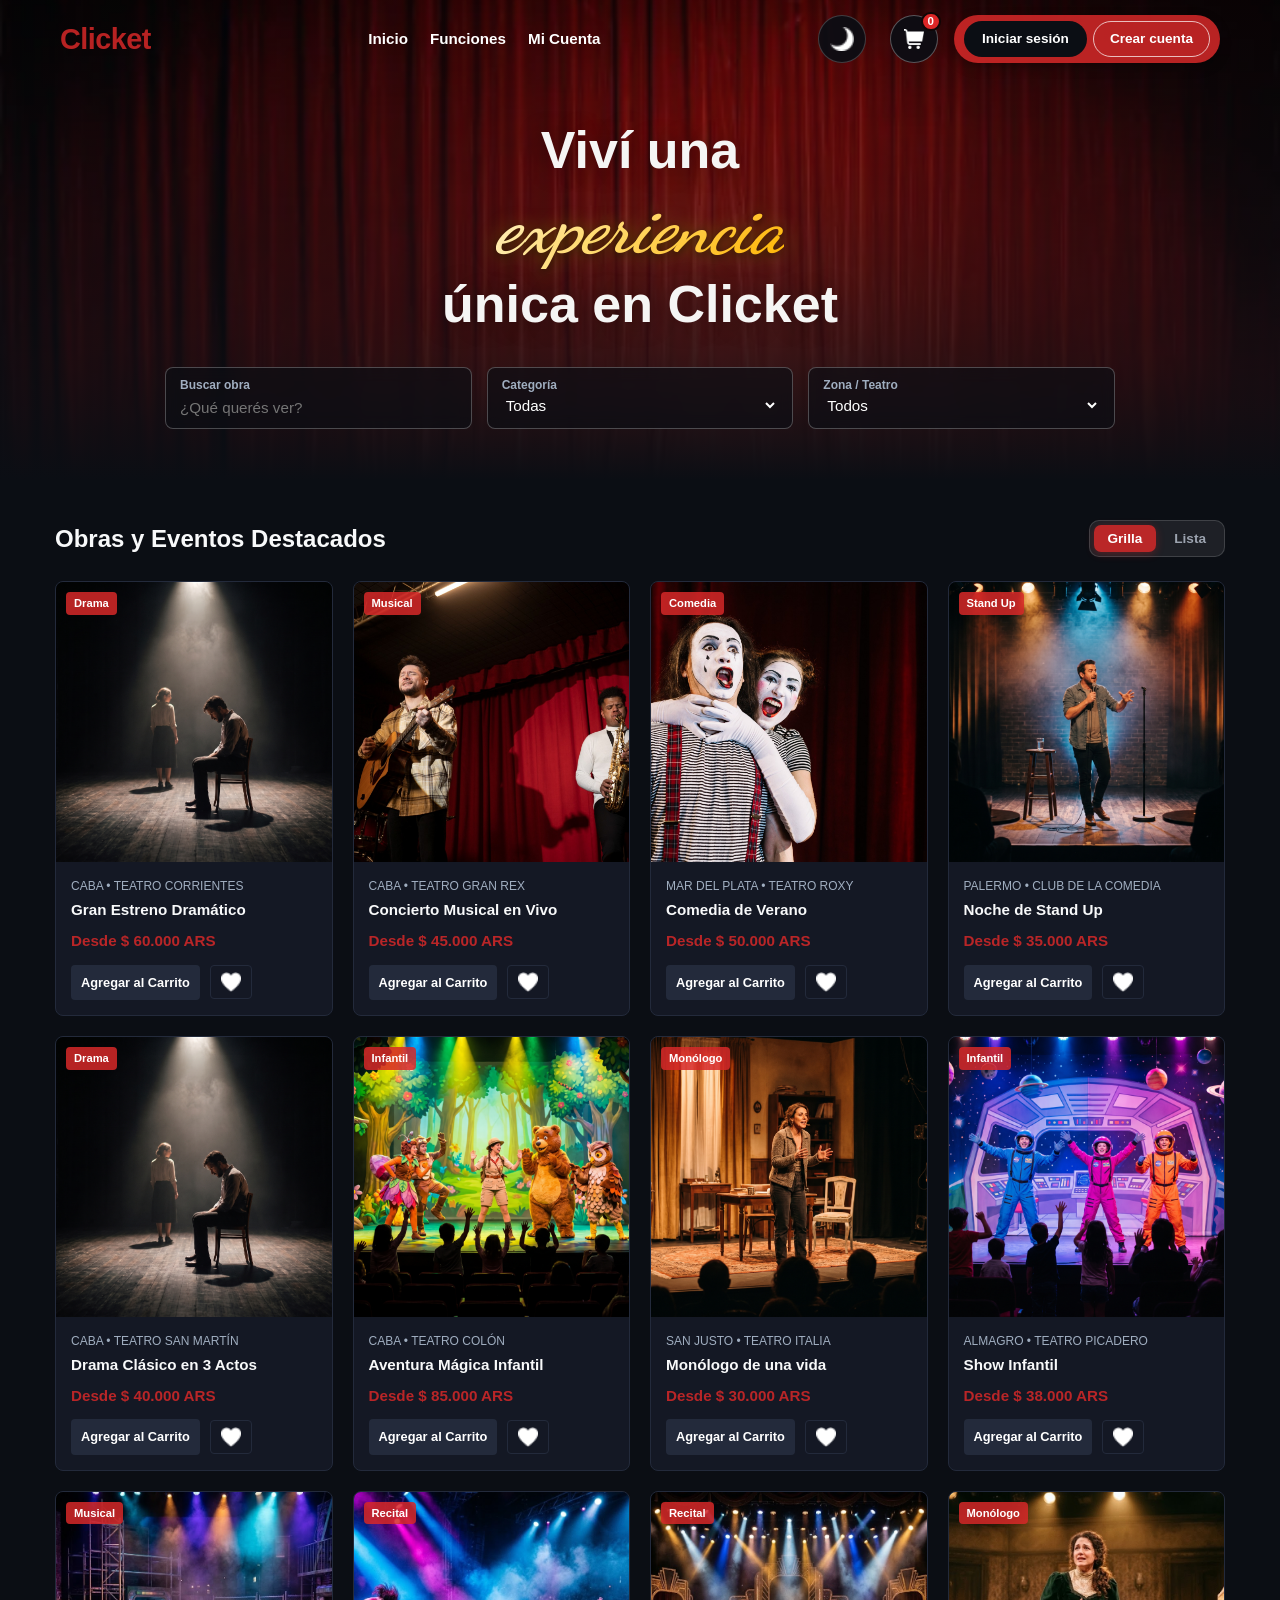
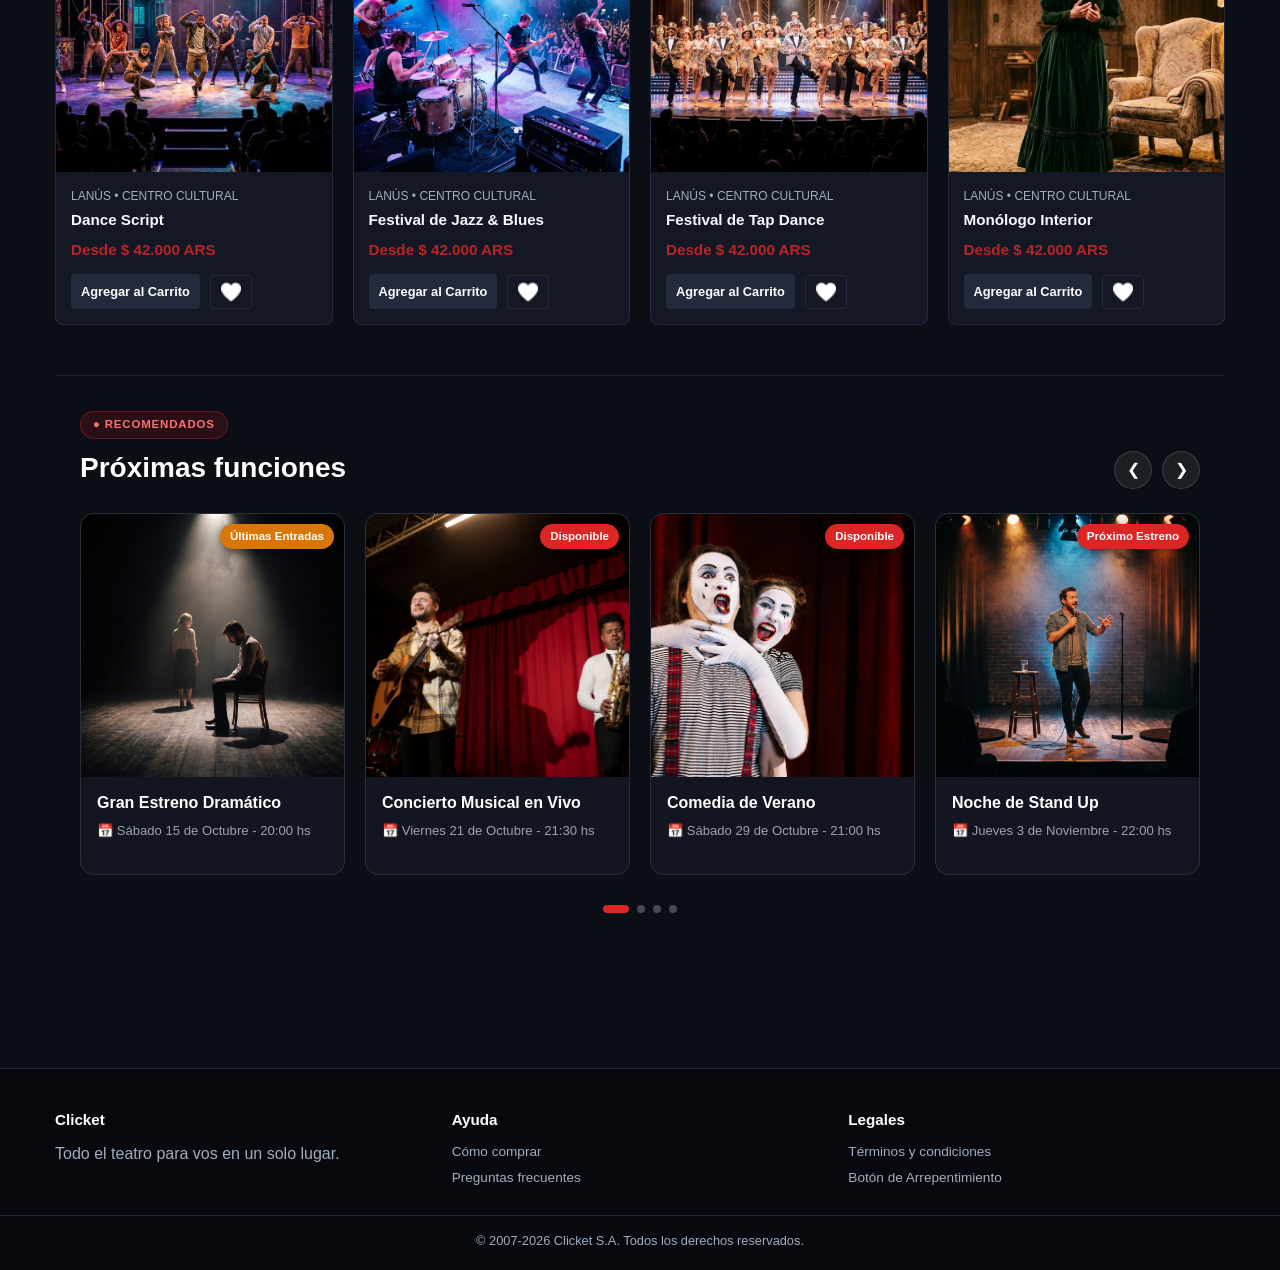
<file: index.html>
<!DOCTYPE html>
<html lang="es">
<head>
    <meta charset="UTF-8">
    <meta name="viewport" content="width=device-width, initial-scale=1.0">
    <title>Clicket | Todo el teatro para vos</title>
    <!-- ================= RECURSOS Y FUENTES ================= -->
    <link rel="stylesheet" href="fonts/Google_Sans_Flex/GoogleSansFlex-VariableFont_GRAD,ROND,opsz,slnt,wdth,wght.ttf">
    <!-- ================= HOJA DE ESTILOS ================= -->
    <link rel="stylesheet" href="styles.css">
    <script src="modoOscuro.js" defer></script>
    <script src="tarjeta-lista.js" defer></script>
    <script src="carrito.js" defer></script>
    <script src="favoritos.js" defer></script>
    <script src="auth.js" defer></script>

</head>
<body>

    <!-- ================= ENCABEZADO Y BANNER PRINCIPAL ================= -->
    <div class="contenedor-hero">
        
        <!-- Barra de Navegación Flotante -->
        <header class="encabezado-principal">
            <div class="contenedor-encabezado">
                
                <!-- Logotipo -->
                <div class="logotipo">
                    <a href="index.html"><h2>Clicket</h2></a>
                </div>

                <!-- Menú de Navegación Central -->
                <nav class="navegacion-principal">
                    <ul>
                        <li><a href="index.html" class="enlace-activo">Inicio</a></li>
                        <li><a href="#proximas-funciones">Funciones</a></li>
                        <li><a href="cuenta-usuario.html">Mi Cuenta</a></li>
                    </ul>
                </nav>

                <!-- Panel de Acciones (Carrito y Autenticación) -->
                <!-- Panel de Acciones (Carrito y Autenticación) -->
<div class="acciones-encabezado">
    <button id="btnTema" class="boton-tema" aria-label="Cambiar tema">🌙</button>
    <a href="carrito.html" class="boton-carrito" title="Carrito de compras">
        <img src="img/carrito.png" alt="Carrito" class="imagen-icono">
        <span id="contador-carrito" class="badge-carrito">0</span>
    </a>
                    
                    <div class="contenedor-pildora-auth">
                        <a href="login.html" class="boton-ingreso">Iniciar sesión</a>
                        <a href="registroCuentas.html" class="boton-registro">Crear cuenta</a>
                    </div>
                </div>
            </div>
        </header>

        <!-- Sección de Bienvenida (Banner) y Buscador -->
        <section class="seccion-hero">
            <div class="contenido-hero">
                
                <h1 class="titulo-hero">
                    Viví una <br>
                    <span class="resaltado-hero">experiencia</span> <br>
                    única en Clicket
                </h1>
                
                <!-- Barra Horizontal de Filtros -->
                <div class="barra-filtros">
                    
                    <!-- Búsqueda por texto -->
                    <div class="caja-filtro">
                        <label for="buscar-obra">Buscar obra</label>
                        <div class="entrada-con-icono">
                            <input type="text" id="buscar-obra" placeholder="¿Qué querés ver?">
                        </div>
                    </div>

                    <!-- Búsqueda por categoría -->
                    <div class="caja-filtro">
                        <label for="seleccionar-categoria">Categoría</label>
                        <select id="seleccionar-categoria">
                            <option value="">Todas</option>
                            <option value="destacadas">Destacadas</option>
                            <option value="comedia">Comedia</option>
                            <option value="drama">Drama</option>
                            <option value="infantil">Infantil</option>
                        </select>
                    </div>

                    <!-- Búsqueda por ubicación -->
                    <div class="caja-filtro">
                        <label for="seleccionar-zona">Zona / Teatro</label>
                        <select id="seleccionar-zona">
                            <option value="">Todos</option>
                            <option value="lanus">Lanús</option>
                            <option value="caba">CABA</option>
                            <option value="palermo">Palermo</option>
                        </select>
                    </div>

                </div>
            </div>
        </section>
    </div>

    <!-- ================= CONTENIDO PRINCIPAL: CATÁLOGO ================= -->
    <main class="contenedor diseno-principal">

        <section class="seccion-catalogo">
        
        <!-- ENCABEZADO ÚNICO CON CONTROLES (Borra el h2 suelto que quedó arriba) -->
        <div class="encabezado-catalogo">
            <h2>Obras y Eventos Destacados</h2>

            <div class="controles-vista">
                <button id="btn-grilla" class="btn-vista activo" title="Vista de Grilla">
                    <span class="icono">Grilla</span>
                </button>
                <button id="btn-lista" class="btn-vista" title="Vista de Lista">
                    <span class="icono">Lista</span>
                </button>
            </div>
        </div>

<!-- Grilla Adaptativa de Obras -->
            <div class="grilla-obras" id="grilla-obras">

            </div>
        </section>

        <!-- Sección Carrusel: Próximas Funciones -->
<section id="proximas-funciones" class="seccion-proximas">
    <div class="cabecera-proximas">
        <div>
            <span class="etiqueta-recomendados">● RECOMENDADOS</span>
            <h2>Próximas funciones</h2>
        </div>

        <div class="controles-carrusel">
            <button type="button" id="btn-prev-funciones" class="btn-flecha-carrusel" aria-label="Anterior">&#10094;</button>
            <button type="button" id="btn-next-funciones" class="btn-flecha-carrusel" aria-label="Siguiente">&#10095;</button>
        </div>
    </div>

    <div class="carrusel-track" id="carrusel-funciones">
        <!-- Se genera automáticamente desde datos/obras.json -->
    </div>

    <!-- Indicadores inferiores tipo píldora -->
    <div class="indicadores-carrusel" id="indicadores-carrusel"></div>
</section>

    </main>

    <!-- ================= PIE DE PÁGINA ================= -->
    <footer class="pie-pagina-principal">
        <div class="contenedor grilla-pie-pagina">
            <div>
                <h4>Clicket</h4>
                <p>Todo el teatro para vos en un solo lugar.</p>
            </div>
            <div>
                <h4>Ayuda</h4>
                <ul>
                    <li><a href="#">Cómo comprar</a></li>
                    <li><a href="#">Preguntas frecuentes</a></li>
                </ul>
            </div>
            <div>
                <h4>Legales</h4>
                <ul>
                    <li><a href="#">Términos y condiciones</a></li>
                    <li><a href="#">Botón de Arrepentimiento</a></li>
                </ul>
            </div>
        </div>
        <div class="inferior-pie-pagina">
            <p>&copy; 2007-2026 Clicket S.A. Todos los derechos reservados.</p>
        </div>
    </footer>

</body>
</html>
</file>
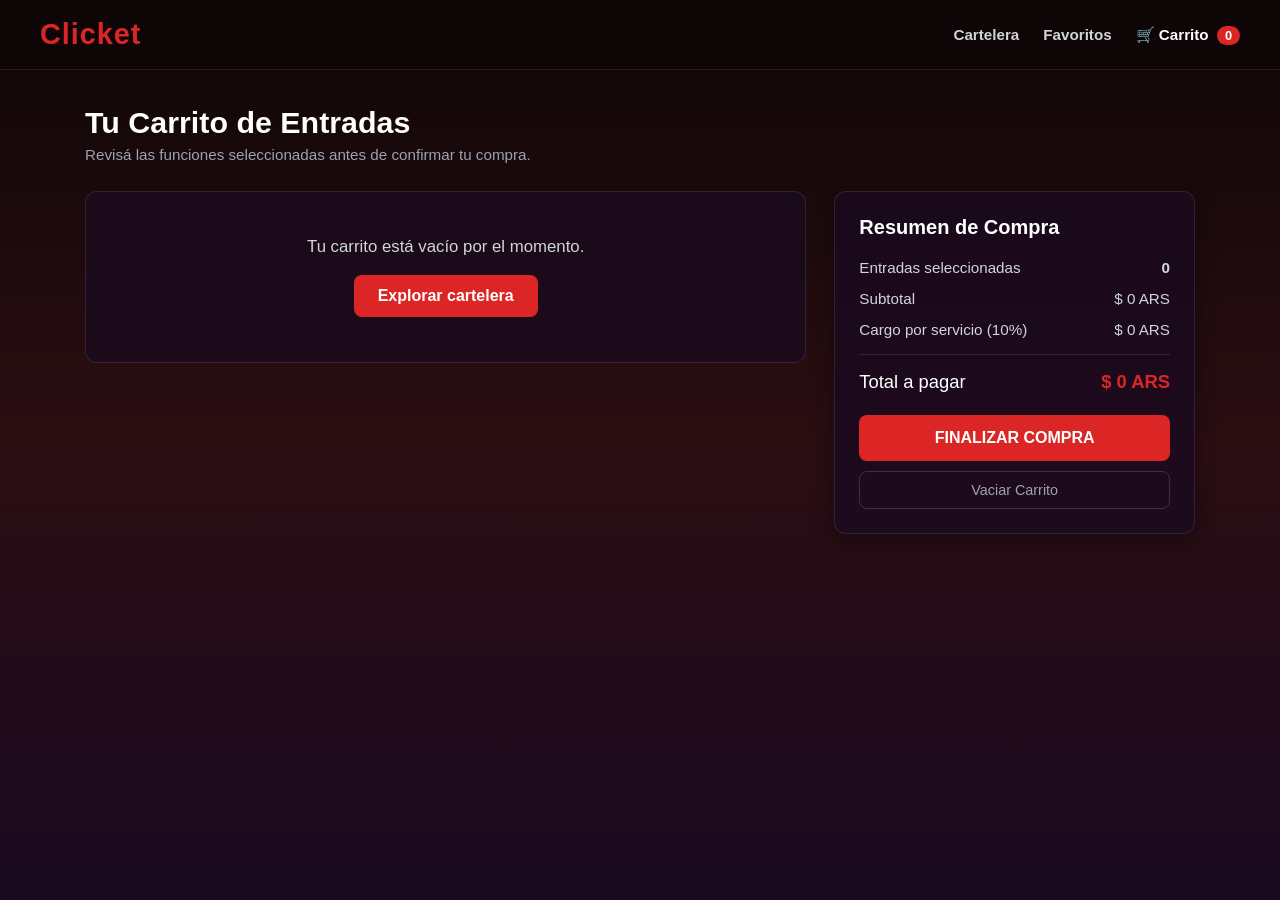
<file: carrito.html>
<!DOCTYPE html>
<html lang="es">
<head>
    <meta charset="UTF-8">
    <meta name="viewport" content="width=device-width, initial-scale=1.0">
    <title>Mi Carrito | Clicket</title>
    <link rel="stylesheet" href="carrito.css">
</head>
<body>

    <header class="header-carrito">
        <div class="logotipo"><a href="index.html">Clicket</a></div>
        <nav class="nav-carrito">
            <a href="index.html" class="enlace-nav">Cartelera</a>
            <a href="cuenta-usuario.html" class="enlace-nav">Favoritos</a>
            <a href="carrito.html" class="enlace-nav activo">
                🛒 Carrito <span id="contador-carrito" class="badge-carrito">0</span>
            </a>
        </nav>
    </header>

    <main class="carrito-container">
        <div class="cabecera-seccion">
            <h1>Tu Carrito de Entradas</h1>
            <p>Revisá las funciones seleccionadas antes de confirmar tu compra.</p>
        </div>

        <div class="layout-carrito">
            <!-- Columna Izquierda: Lista de obras agregadas -->
            <section class="lista-carrito" id="lista-carrito">
                <!-- Se carga dinámicamente desde carrito.js -->
            </section>

            <!-- Columna Derecha: Resumen de compra -->
            <aside class="resumen-carrito" id="resumen-carrito">
                <h3>Resumen de Compra</h3>

                <div class="linea-resumen">
                    <span>Entradas seleccionadas</span>
                    <strong id="total-entradas">0</strong>
                </div>

                <div class="linea-resumen">
                    <span>Subtotal</span>
                    <span id="subtotal-carrito">$ 0 ARS</span>
                </div>

                <div class="linea-resumen">
                    <span>Cargo por servicio (10%)</span>
                    <span id="cargo-servicio">$ 0 ARS</span>
                </div>

                <hr class="divisor-resumen">

                <div class="linea-total">
                    <span>Total a pagar</span>
                    <strong id="total-carrito">$ 0 ARS</strong>
                </div>

                <button type="button" id="btn-finalizar-compra" class="btn-finalizar">
                    Finalizar Compra
                </button>
                <button type="button" id="btn-vaciar-carrito" class="btn-vaciar">
                    Vaciar Carrito
                </button>
            </aside>
        </div>
    </main>

    <!-- Modal de Pago / Checkout -->
    <div id="modal-pago" class="modal-checkout-overlay" style="display: none;">
        <div class="modal-checkout-caja">
            <button type="button" id="btn-cerrar-modal" class="btn-cerrar-modal" aria-label="Cerrar">&times;</button>

            <!-- Paso 1: Formulario -->
            <div id="paso-formulario">
                <h2>Finalizar Pago</h2>
                <p class="subtitulo-modal">Total a pagar: <strong id="total-modal">$ 0 ARS</strong></p>

                <button type="button" id="btn-datos-prueba" class="btn-datos-prueba">
                    Rellenar datos de prueba
                </button>

                <form id="form-checkout" class="form-checkout">
                    <div class="campo-checkout">
                        <label for="nombre">Nombre y apellido</label>
                        <input type="text" id="nombre" required placeholder="Ej: Lucas Hruza">
                    </div>

                    <div class="campo-checkout">
                        <label for="email">Correo electrónico</label>
                        <input type="email" id="email" required placeholder="ejemplo@correo.com">
                    </div>

                    <div class="campo-checkout">
                        <label for="tarjeta">Número de tarjeta</label>
                        <input type="text" id="tarjeta" maxlength="19" required placeholder="4509 1234 5678 9012">
                    </div>

                    <div class="fila-checkout">
                        <div class="campo-checkout">
                            <label for="vencimiento">Vencimiento</label>
                            <input type="text" id="vencimiento" maxlength="5" required placeholder="MM/AA">
                        </div>

                        <div class="campo-checkout">
                            <label for="cvv">CVV</label>
                            <input type="text" id="cvv" maxlength="4" required placeholder="123">
                        </div>
                    </div>

                    <button type="submit" class="btn-confirmar-pago">Confirmar Pago</button>
                </form>
            </div>

            <!-- Paso 2: Procesando -->
            <div id="paso-cargando" class="estado-checkout" style="display: none;">
                <div class="spinner-checkout"></div>
                <p>Procesando tu pago...</p>
            </div>

            <!-- Paso 3: Éxito -->
            <div id="paso-exito" class="estado-checkout" style="display: none;">
                <div class="icono-exito-checkout">✓</div>
                <h3>¡Pago procesado con éxito!</h3>
                <p>Enviamos el comprobante y tus entradas a <strong id="correo-confirmado"></strong>.</p>
                <button type="button" id="btn-aceptar-exito" class="btn-confirmar-pago">Aceptar</button>
            </div>
        </div>
    </div>

    <script src="carrito.js"></script>
    <script src="checkout.js"></script>
</body>
</html>
</file>
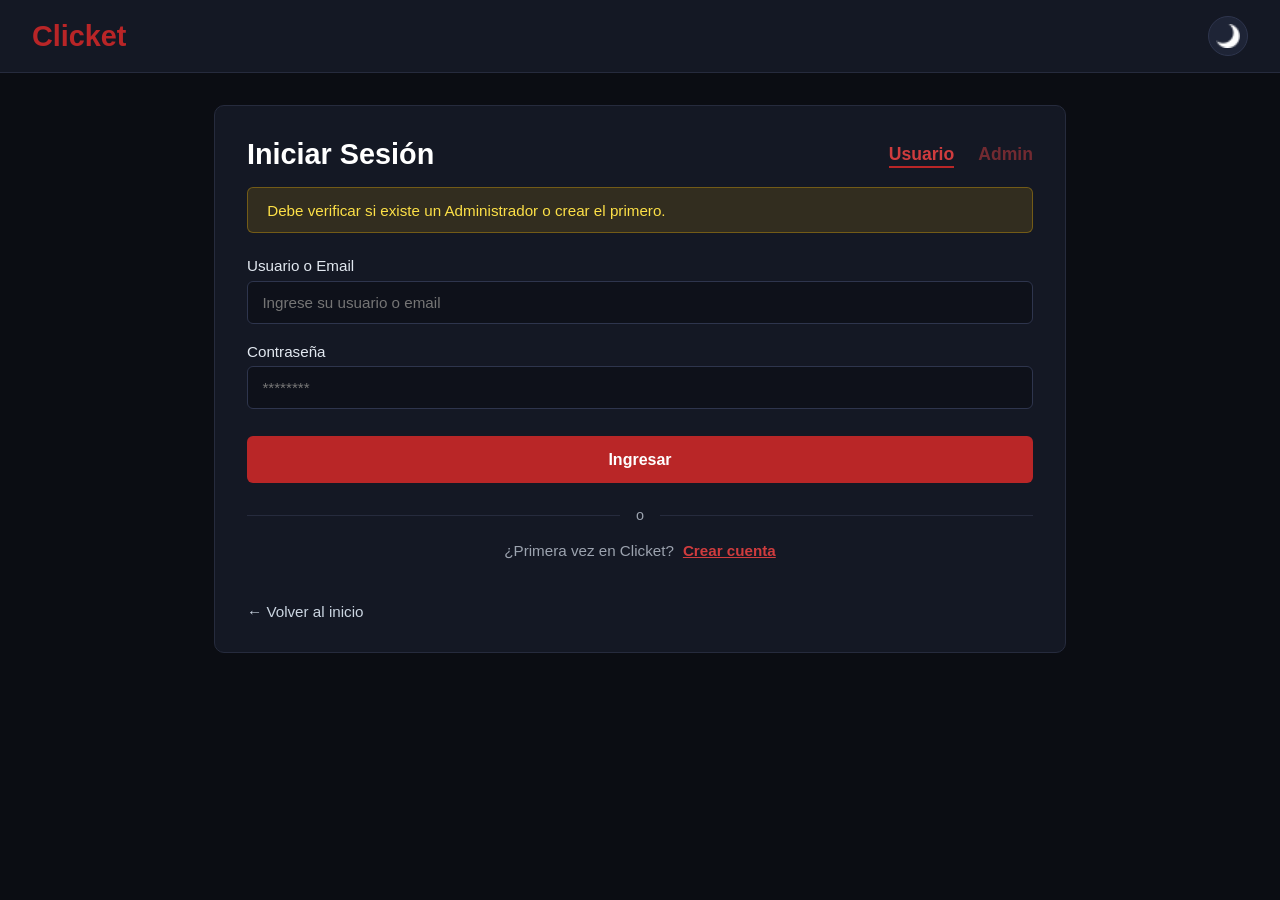
<file: login.html>
<!DOCTYPE html>
<html lang="es">
<head>
    <meta charset="UTF-8">
    <meta name="viewport" content="width=device-width, initial-scale=1.0">
    <title>Clicket - Iniciar Sesión</title>
    <!-- Hoja de Estilos para Autenticación -->
    <link rel="stylesheet" href="estilosLogin.css">
    <script src="auth.js" defer></script>
    <script src="modoOscuro.js" defer></script>
</head>
<body>

    <!-- ================= ENCABEZADO DE MARCA ================= -->
    <header class="encabezado-autenticacion">
        <div class="logotipo">Clicket</div>
        <button id="btnTema" class="boton-tema" aria-label="Cambiar tema">🌙</button>
    </header>
    <!-- ================= CONTENEDOR PRINCIPAL ================= -->
    <main class="contenedor-autenticacion">
        <form class="formulario-autenticacion" action="#" >
            
            <!-- Fila Superior: Título y Selector de Rol -->
            <div class="fila-encabezado-formulario">
                <h1>Iniciar Sesión</h1>
                
                <div class="selector-rol-superior">
                    <label class="pestana-rol">
                        <input type="radio" name="rol" value="usuario" checked>
                        <span class="etiqueta-rol">Usuario</span>
                    </label>
                    <label class="pestana-rol">
                        <input type="radio" name="rol" value="admin">
                        <span class="etiqueta-rol">Admin</span>
                    </label>
                </div>
            </div>

            <!-- Banner de Alerta -->
            <div class="banner-alerta">
                Debe verificar si existe un Administrador o crear el primero.
            </div>

            <!-- Campos del Formulario -->
            <div class="grupo-formulario">
                <label for="campo-usuario">Usuario o Email</label>
                <input 
                    type="text" 
                    id="campo-usuario" 
                    name="usuario" 
                    placeholder="Ingrese su usuario o email" 
                    required
                >
            </div>

            <div class="grupo-formulario">
                <label for="campo-contrasena">Contraseña</label>
                <input 
                    type="password" 
                    id="campo-contrasena" 
                    name="contrasena" 
                    placeholder="********" 
                    required
                >
            </div>

            <!-- Botón de Envío y Separador -->
            <button type="submit" class="boton-envio">Ingresar</button>
            
            <div class="divisor-formulario">
                <span>o</span>
            </div>

            <!-- Enlace a Registro -->
            <div class="mensaje-registro">
                <span>¿Primera vez en Clicket?</span>
                <a href="registroCuentas.html" class="enlace-registro">Crear cuenta</a>
            </div>

            <!-- Enlace de Retorno -->
            <a href="index.html" class="enlace-volver">&larr; Volver al inicio</a>

        </form>
    </main>

</body>
</html>
</file>
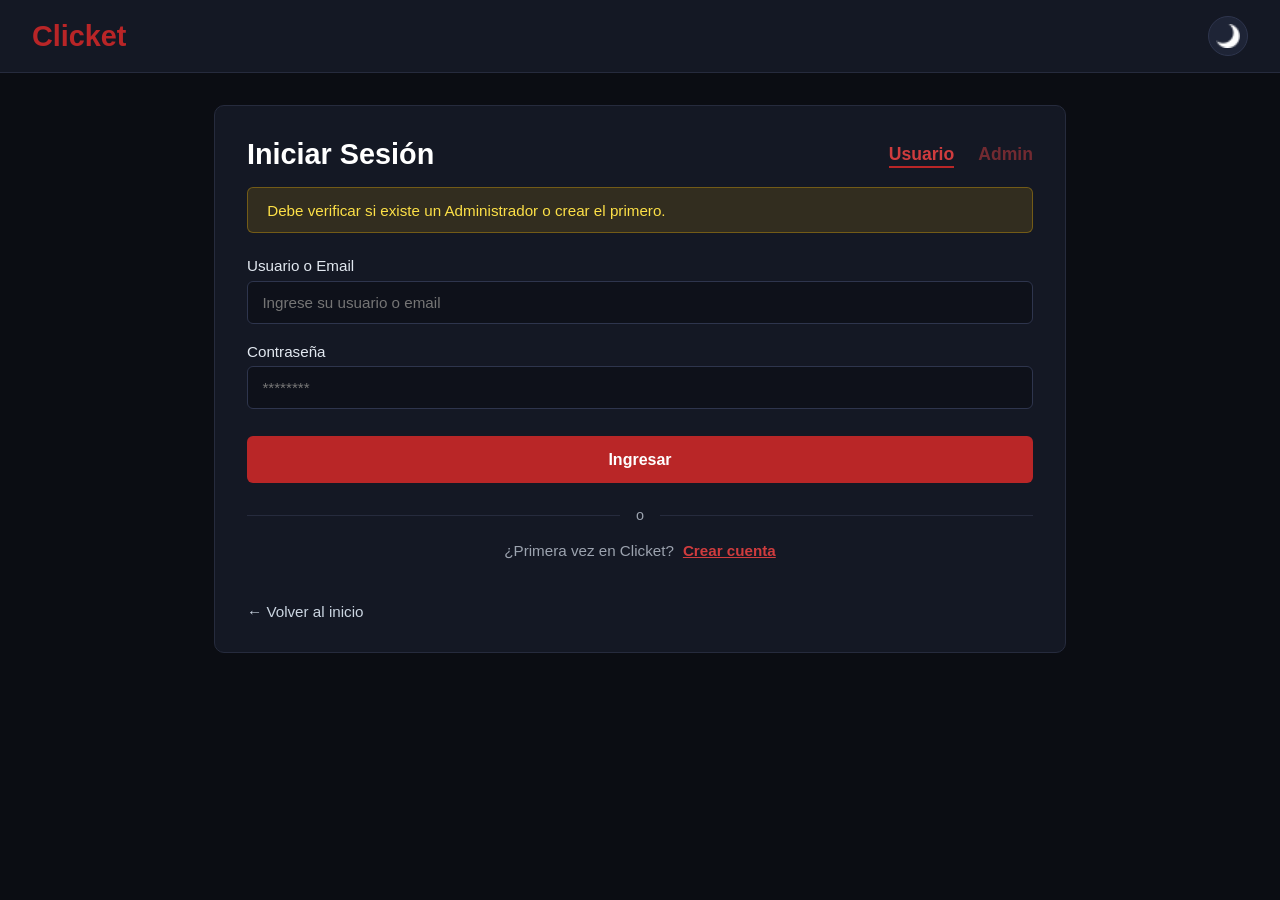
<file: miCuentaAdmin.html>
<!DOCTYPE html>
<html lang="es">
<head>
    <meta charset="UTF-8">
    <meta name="viewport" content="width=device-width, initial-scale=1.0">
    <title>Clicket - Panel de Administración</title>
    <link rel="stylesheet" href="styles.css">
    <link rel="stylesheet" href="estilosInfoCuentas.css">
    <script src="modoOscuro.js" defer></script>
    <script src="carrito.js" defer></script>
    <script src="auth.js" defer></script>
    <script src="eventosAdmin.js" defer></script>
</head>
<body>

    <!-- ================= NAVBAR IDÉNTICA AL HOME ================= -->
    <header class="encabezado-principal encabezado-cuenta">
        <div class="contenedor-encabezado">
            <div class="logotipo">
                <a href="index.html"><h2>Clicket</h2></a>
            </div>

            <nav class="navegacion-principal">
                <ul>
                    <li><a href="index.html">Inicio</a></li>
                    <li><a href="index.html#proximas-funciones">Funciones</a></li>
                    <li><a href="carrito.html">Entradas</a></li>
                    <li><a href="cuenta-usuario.html" class="enlace-activo">Panel Admin</a></li>
                </ul>
            </nav>

            <div class="acciones-encabezado">
                <button id="btnTema" class="boton-tema" aria-label="Cambiar tema">🌙</button>
                <a href="carrito.html" class="boton-carrito" title="Carrito de compras">
                    <img src="img/carrito.png" alt="Carrito" class="imagen-icono">
                    <span id="contador-carrito" class="badge-carrito">0</span>
                </a>
                <div class="contenedor-pildora-auth">
                    <a href="index.html" class="boton-registro" id="btn-salir-top">Cerrar sesión</a>
                </div>
            </div>
        </div>
    </header>

    <!-- ================= BANNER SUPERIOR DE ADMIN ================= -->
    <section class="banner-perfil">
        <div class="contenedor-banner-perfil">
            <div>
                <span class="badge-rol-perfil">● ADMINISTRADOR DE CARTELERA</span>
                <h1>Panel de <span id="saludo-nombre">Admin</span></h1>
                <p>Administrá tus datos y publicá, editá o eliminá tus obras en cartelera.</p>
            </div>
            <div class="resumen-cards">
                <div class="mini-stat">
                    <span class="stat-numero" id="stat-obras-admin">0</span>
                    <span class="stat-label">Mis obras</span>
                </div>
                <div class="mini-stat">
                    <span class="stat-numero">Activo</span>
                    <span class="stat-label">Estado</span>
                </div>
            </div>
        </div>
    </section>

    <!-- ================= CONTENEDOR PRINCIPAL ================= -->
    <main class="contenedor-cuenta">
        
        <!-- Barra Lateral de Navegación -->
<aside class="barra-lateral-cuenta">
    <h2>Panel Admin</h2>
    <ul>
        <li>
            <a href="#mis-datos">
                <img src="img/user.png" alt="" class="imagen-icono"> Mis Datos
            </a>
        </li>
        <li>
            <a href="#obras-publicadas">
                <img src="img/mascara.png" alt="" class="imagen-icono"> Obras Publicadas
            </a>
        </li>
        <li>
            <a href="index.html" > Volver al Inicio
            </a>
        </li>
        <li><a href="index.html">Cerrar Sesión</a></li>
    </ul>
</aside>

        <!-- Contenido Central del Panel -->
        <div class="contenido-cuenta">
            
            <!-- Sección: Datos Personales (en 2 columnas) -->
            <section id="mis-datos">
                <h2>Datos Personales</h2>
                <form class="form-dos-columnas">
                    <div class="grupo-formulario">
                        <label for="campo-nombre">Nombre</label>
                        <input type="text" id="campo-nombre" name="nombre" placeholder="Tu nombre" required>
                    </div>

                    <div class="grupo-formulario">
                        <label for="campo-apellido">Apellido</label>
                        <input type="text" id="campo-apellido" name="apellido" placeholder="Tu apellido" required>
                    </div>

                    <div class="grupo-formulario">
                        <label for="campo-email">Email</label>
                        <input type="email" id="campo-email" name="email" placeholder="tu@email.com" required>
                                            </div>

                    <div class="grupo-formulario">
                        <label for="campo-telefono">Teléfono</label>
                        <input type="tel" id="campo-telefono" name="telefono" placeholder="+54 9 11 ..." required>
                    </div>

                    <div class="fila-boton-guardar">
                        <button type="submit" class="boton-guardar">Guardar Cambios</button>
                    </div>
                </form>
            </section>

            <!-- Sección: Gestión de Obras Publicadas -->
            <section id="obras-publicadas">
                <div class="encabezado-seccion-admin">
                    <h2>Obras y Eventos Publicados</h2>
                    <a href="#" class="boton-crear">+ Crear Nuevo Evento</a>
                </div>

                <div class="grilla-favoritos">
                    <!-- Acá se cargan dinámicamente los eventos creados por este admin -->
                </div>
            </section>

        </div>
    </main>

</body>
</html>
</file>
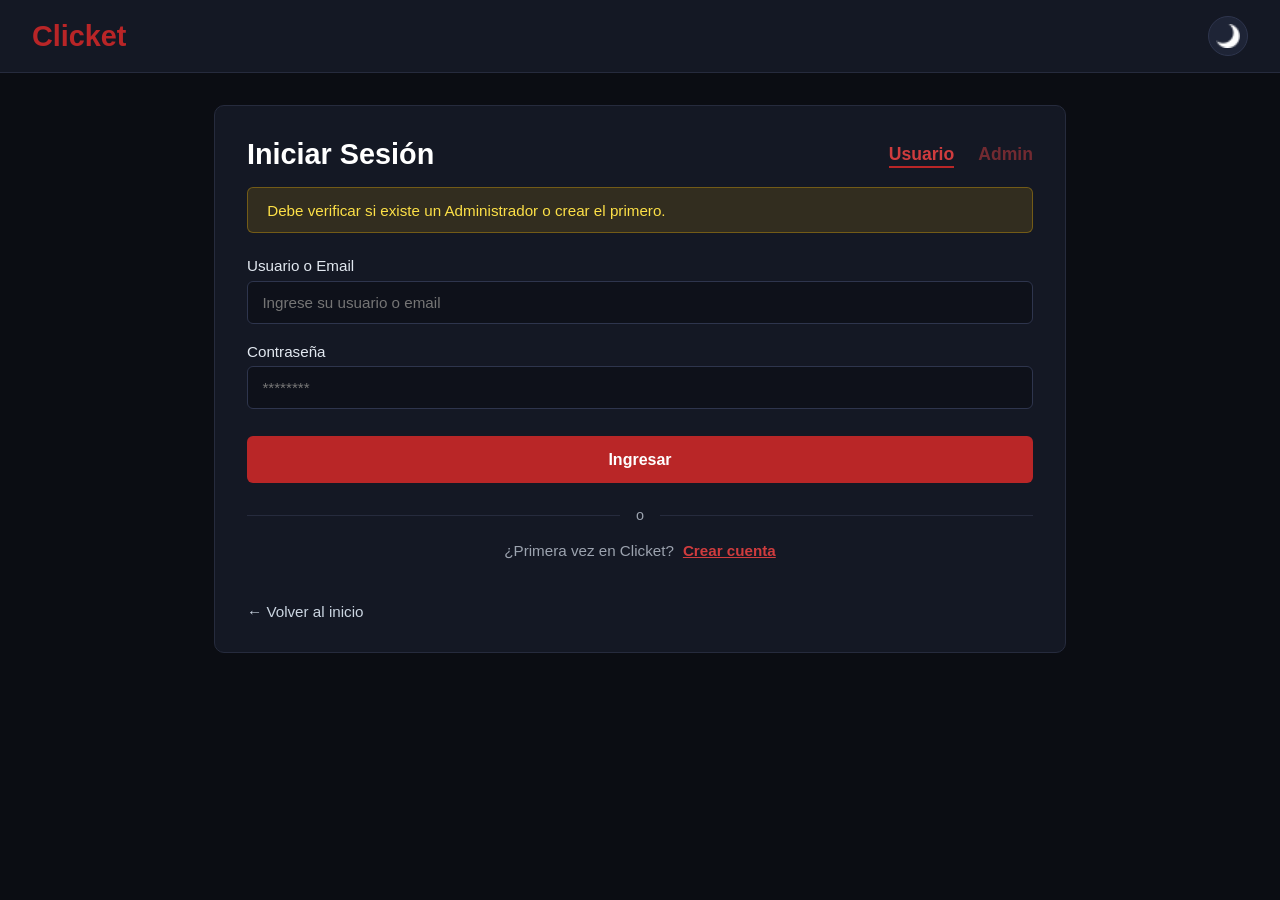
<file: miCuentaUser.html>
<!DOCTYPE html>
<html lang="es">
<head>
    <meta charset="UTF-8">
    <meta name="viewport" content="width=device-width, initial-scale=1.0">
    <title>Clicket - Mi Cuenta</title>
    <link rel="stylesheet" href="styles.css">
    <link rel="stylesheet" href="estilosInfoCuentas.css">
    <script src="modoOscuro.js" defer></script>
    <script src="carrito.js" defer></script>
    <script src="favoritos.js" defer></script>
    <script src="auth.js" defer></script>
</head>
<body>

    <!-- ================= NAVBAR IDÉNTICA AL HOME ================= -->
    <header class="encabezado-principal encabezado-cuenta">
        <div class="contenedor-encabezado">
            <div class="logotipo">
                <a href="index.html"><h2>Clicket</h2></a>
            </div>

            <nav class="navegacion-principal">
                <ul>
                    <li><a href="index.html">Inicio</a></li>
                    <li><a href="index.html#proximas-funciones">Funciones</a></li>
                    <li><a href="carrito.html">Entradas</a></li>
                    <li><a href="cuenta-usuario.html" class="enlace-activo">Mi Cuenta</a></li>
                </ul>
            </nav>

            <div class="acciones-encabezado">
                <button id="btnTema" class="boton-tema" aria-label="Cambiar tema">🌙</button>
                <a href="carrito.html" class="boton-carrito" title="Carrito de compras">
                    <img src="img/carrito.png" alt="Carrito" class="imagen-icono">
                    <span id="contador-carrito" class="badge-carrito">0</span>
                </a>
                <div class="contenedor-pildora-auth">
                    <a href="index.html" class="boton-registro" id="btn-salir-top">Cerrar sesión</a>
                </div>
            </div>
        </div>
    </header>

    <!-- ================= BANNER SUPERIOR DE PERFIL ================= -->
    <section class="banner-perfil">
        <div class="contenedor-banner-perfil">
            <div>
                <span class="badge-rol-perfil">● CUENTA DE ESPECTADOR</span>
                <h1>Hola, <span id="saludo-nombre">Usuario</span></h1>
                <p>Gestioná tus datos personales, obras favoritas y entradas adquiridas.</p>
            </div>
            <div class="resumen-cards">
                <div class="mini-stat">
                    <span class="stat-numero" id="stat-favoritos">0</span>
                    <span class="stat-label">Favoritos</span>
                </div>
                <div class="mini-stat">
                    <span class="stat-numero" id="stat-carrito">0</span>
                    <span class="stat-label">En carrito</span>
                </div>
            </div>
        </div>
    </section>

    <!-- ================= CONTENEDOR PRINCIPAL ================= -->
    <main class="contenedor-cuenta">
        
       <!-- Barra Lateral de Navegación -->
        <aside class="barra-lateral-cuenta">
            <h2>Mi Cuenta</h2>
            <ul>
                <li>
                    <a href="#mis-datos">
                        <img src="img/user.png" alt="" class="imagen-icono"> Mis Datos
                    </a>
                </li>
                <li>
                    <a href="#mis-favoritos">
                        <img src="img/like.png" alt="" class="imagen-icono"> Mis Favoritos
                    </a>
                </li>
                <li>
                    <a href="#mis-compras">
                        <img src="img/ticket.png" alt="" class="imagen-icono"> Mis Compras
                    </a>
                </li>
                <li>
                    <a href="index.html">
                        <img src="img/back.png" alt="Volver" class="imagen-icono"> Volver al Inicio
                    </a>
                </li>
            </ul>
        </aside>

        <!-- Contenido Central del Panel -->
        <div class="contenido-cuenta">
            
            <!-- Sección: Datos Personales (en 2 columnas) -->
            <section id="mis-datos">
                <h2>Datos Personales</h2>
                <form class="form-dos-columnas">
                    <div class="grupo-formulario">
                        <label for="campo-nombre">Nombre</label>
                        <input type="text" id="campo-nombre" name="nombre" placeholder="Tu nombre" required>
                    </div>

                    <div class="grupo-formulario">
                        <label for="campo-apellido">Apellido</label>
                        <input type="text" id="campo-apellido" name="apellido" placeholder="Tu apellido" required>
                    </div>

                    <div class="grupo-formulario">
                        <label for="campo-email">Email</label>
                        <input type="email" id="campo-email" name="email" placeholder="tu@email.com" required>
                    </div>

                    <div class="grupo-formulario">
                        <label for="campo-telefono">Teléfono</label>
                        <input type="tel" id="campo-telefono" name="telefono" placeholder="+54 9 11 ..." required>
                    </div>

                    <div class="fila-boton-guardar">
                        <button type="submit" class="boton-guardar">Guardar Cambios</button>
                    </div>
                </form>
            </section>

            <!-- Sección: Obras Favoritas -->
            <section id="mis-favoritos">
                <h2>Mis Favoritos</h2>
                <div class="grilla-favoritos" id="contenedor-favoritos"></div>
            </section>

            <!-- Sección: Mis Compras -->
            <section id="mis-compras">
                <h2>Mis Entradas y Compras</h2>
                <div class="mensaje-vacio">
                    <p>Todavía no tenés entradas confirmadas en tu historial.</p>
                    <a href="index.html" class="boton-explorar">Explorar cartelera</a>
                </div>
            </section>

        </div>
    </main>

</body>
</html>
</file>
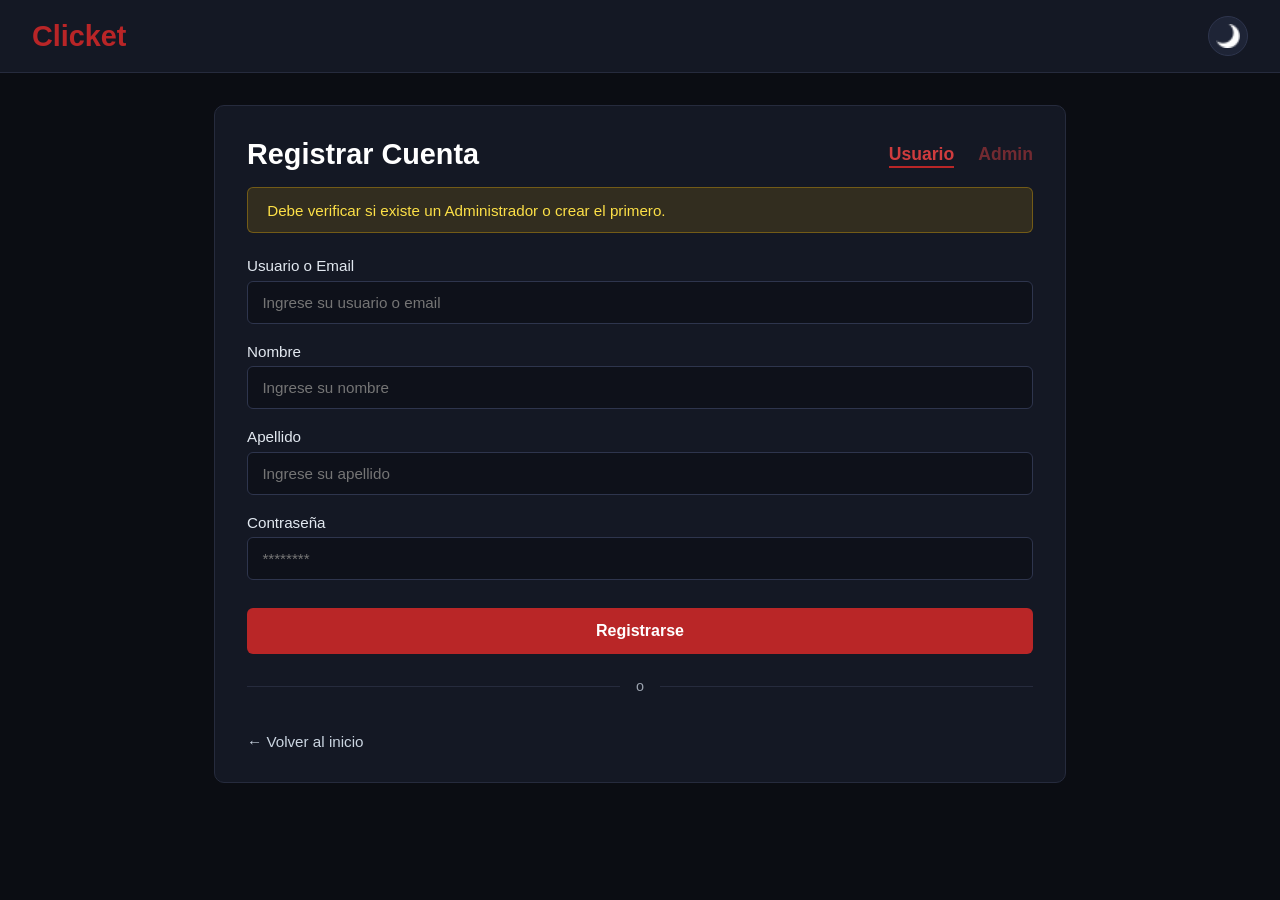
<file: registroCuentas.html>
<!DOCTYPE html>
<html lang="es">
<head>
    <meta charset="UTF-8">
    <meta name="viewport" content="width=device-width, initial-scale=1.0">
    <title>Clicket - Registrarse</title>
    <!-- Hoja de Estilos para Autenticación -->
    <link rel="stylesheet" href="estilosLogin.css">
    <script src="auth.js" defer></script>
    <script src="modoOscuro.js" defer></script>
</head>
<body>

    <!-- ================= ENCABEZADO DE MARCA ================= -->
    <header class="encabezado-autenticacion">
        <div class="logotipo">Clicket</div>
        <button id="btnTema" class="boton-tema" aria-label="Cambiar tema">🌙</button>
    </header>

    <!-- ================= CONTENEDOR PRINCIPAL ================= -->
    <main class="contenedor-autenticacion">
        <form class="formulario-autenticacion" action="#" >
            
            <!-- Fila Superior: Título y Selector de Rol -->
            <div class="fila-encabezado-formulario">
                <h1>Registrar Cuenta</h1>
                
                <div class="selector-rol-superior">
                    <label class="pestana-rol">
                        <input type="radio" name="rol" value="usuario" checked>
                        <span class="etiqueta-rol">Usuario</span>
                    </label>
                    <label class="pestana-rol">
                        <input type="radio" name="rol" value="admin">
                        <span class="etiqueta-rol">Admin</span>
                    </label>
                </div>
            </div>

            <!-- Banner de Alerta -->
            <div class="banner-alerta">
                Debe verificar si existe un Administrador o crear el primero.
            </div>

            <!-- Campos del Formulario -->
            <div class="grupo-formulario">
                <label for="campo-usuario">Usuario o Email</label>
                <input 
                    type="text" 
                    id="campo-usuario" 
                    name="usuario" 
                    placeholder="Ingrese su usuario o email" 
                    required
                >
            </div>

            <div class="grupo-formulario">
                <label for="campo-nombre">Nombre</label>
                <input 
                    type="text" 
                    id="campo-nombre" 
                    name="nombre" 
                    placeholder="Ingrese su nombre" 
                    required
                >
            </div>

            <div class="grupo-formulario">
                <label for="campo-apellido">Apellido</label>
                <input 
                    type="text" 
                    id="campo-apellido" 
                    name="apellido" 
                    placeholder="Ingrese su apellido" 
                    required
                >
            </div>

            <div class="grupo-formulario">
                <label for="campo-contrasena">Contraseña</label>
                <input 
                    type="password" 
                    id="campo-contrasena" 
                    name="contrasena" 
                    placeholder="********" 
                    required
                >
            </div>

            <!-- Botón de Envío -->
            <button type="submit" class="boton-envio">Registrarse</button>
            
            <div class="divisor-formulario">
                <span>o</span>
            </div>

            <!-- Enlace de Retorno -->
            <a href="index.html" class="enlace-volver">&larr; Volver al inicio</a>

        </form>
    </main>

</body>
</html>
</file>
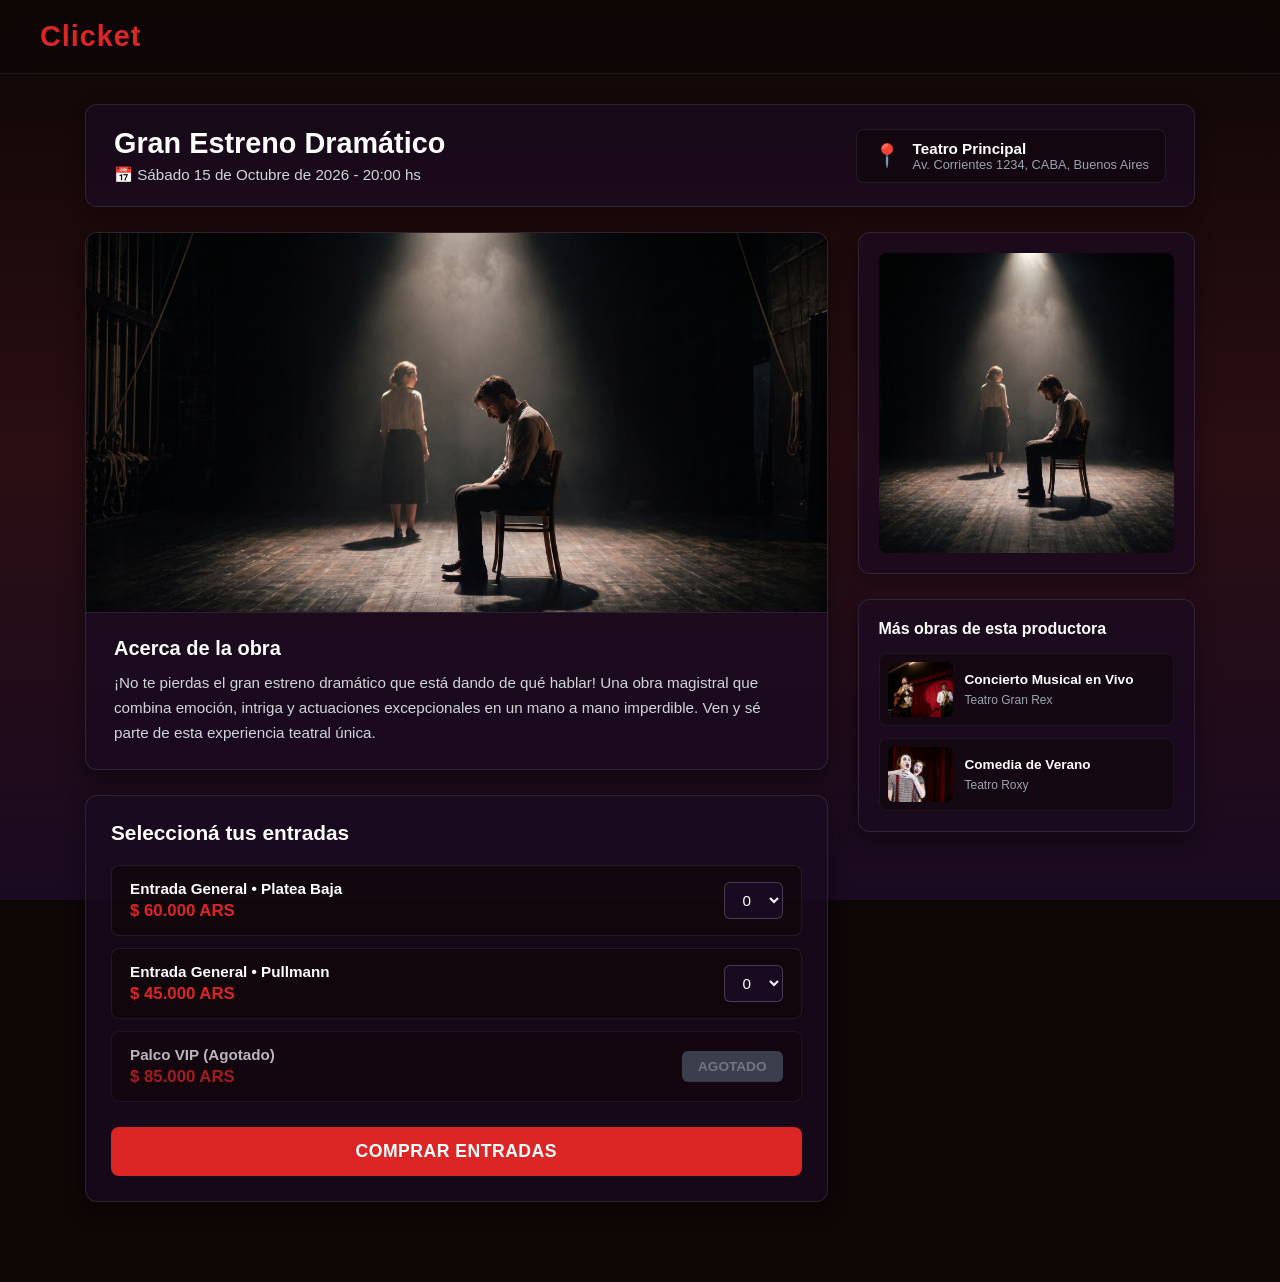
<file: infoTarjetas/tarjeta-1.html>
<!DOCTYPE html>
<html lang="es">
<head>
    <meta charset="UTF-8">
    <meta name="viewport" content="width=device-width, initial-scale=1.0">
    <title>Gran Estreno Dramático | Clicket</title>
    <link rel="stylesheet" href="estilos-detalle.css">
</head>
<body>
       
    <header class="header-detalle">
        <div class="logotipo"><a href="../index.html">Clicket</a></div>
    </header>

    <main class="detalle-container">
        <!-- Barra superior con Información del Evento -->
        <div class="info-cabecera-evento">
            <div class="evento-titulo-fecha">
                <h1>Gran Estreno Dramático</h1>
                <p class="fecha-sub">📅 Sábado 15 de Octubre de 2026 - 20:00 hs</p>
            </div>
            <div class="evento-ubicacion-box">
                <span class="icono-mapa">📍</span>
                <div>
                    <strong>Teatro Principal</strong>
                    <p>Av. Corrientes 1234, CABA, Buenos Aires</p>
                </div>
            </div>
        </div>

        <!-- Contenido Principal en 2 Columnas Alineadas -->
        <div class="layout-evento">
            
            <!-- Columna Izquierda: Bloque unificado + Entradas -->
            <div class="columna-principal">
                <article class="tarjeta-presentacion">
                    <div class="banner-evento">
                        <img src="../img/drama.jpg" alt="Gran Estreno Dramático">
                    </div>

                    <div class="contenido-descripcion">
                        <h3>Acerca de la obra</h3>
                        <p>¡No te pierdas el gran estreno dramático que está dando de qué hablar! Una obra magistral que combina emoción, intriga y actuaciones excepcionales en un mano a mano imperdible. Ven y sé parte de esta experiencia teatral única.</p>
                    </div>
                </article>

                <!-- Sección de Tickets -->
                <div class="seccion-tickets">
                    <h3>Seleccioná tus entradas</h3>
                    
                    <div class="tabla-tickets">
                        <div class="fila-ticket">
                            <div class="info-ticket">
                                <span class="tipo-entrada">Entrada General • Platea Baja</span>
                                <span class="precio-ticket">$ 60.000 ARS</span>
                            </div>
                            <div class="selector-cantidad">
                                <select aria-label="Cantidad de entradas">
                                    <option value="0">0</option>
                                    <option value="1">1</option>
                                    <option value="2">2</option>
                                    <option value="3">3</option>
                                    <option value="4">4</option>
                                </select>
                            </div>
                        </div>

                        <div class="fila-ticket">
                            <div class="info-ticket">
                                <span class="tipo-entrada">Entrada General • Pullmann</span>
                                <span class="precio-ticket">$ 45.000 ARS</span>
                            </div>
                            <div class="selector-cantidad">
                                <select aria-label="Cantidad de entradas">
                                    <option value="0">0</option>
                                    <option value="1">1</option>
                                    <option value="2">2</option>
                                    <option value="3">3</option>
                                </select>
                            </div>
                        </div>

                        <div class="fila-ticket agotado">
                            <div class="info-ticket">
                                <span class="tipo-entrada">Palco VIP (Agotado)</span>
                                <span class="precio-ticket">$ 85.000 ARS</span>
                            </div>
                            <button class="btn-agotado" disabled>AGOTADO</button>
                        </div>
                    </div>

                    <button class="btn-comprar-final" onclick="alert('¡Redirigiendo al proceso de pago!')">COMPRAR ENTRADAS</button>
                </div>
            </div>

            <!-- Columna Derecha: Flyer miniatura y Recomendaciones -->
            <div class="columna-lateral">
                <div class="tarjeta-lateral flyer-mini">
                    <img src="../img/drama.jpg" alt="Flyer miniatura">
                </div>

                <div class="tarjeta-lateral recomendaciones">
                    <h4>Más obras de esta productora</h4>
                    
                    <div class="miniatura-recomendada">
                        <img src="../img/musical.jpeg" alt="Musical">
                        <div>
                            <p class="titulo-rec">Concierto Musical en Vivo</p>
                            <span class="teatro-rec">Teatro Gran Rex</span>
                        </div>
                    </div>

                    <div class="miniatura-recomendada">
                        <img src="../img/comedia.jpeg" alt="Comedia">
                        <div>
                            <p class="titulo-rec">Comedia de Verano</p>
                            <span class="teatro-rec">Teatro Roxy</span>
                        </div>
                    </div>
                </div>
            </div>

        </div>
    </main>
</body>
</html>
</file>
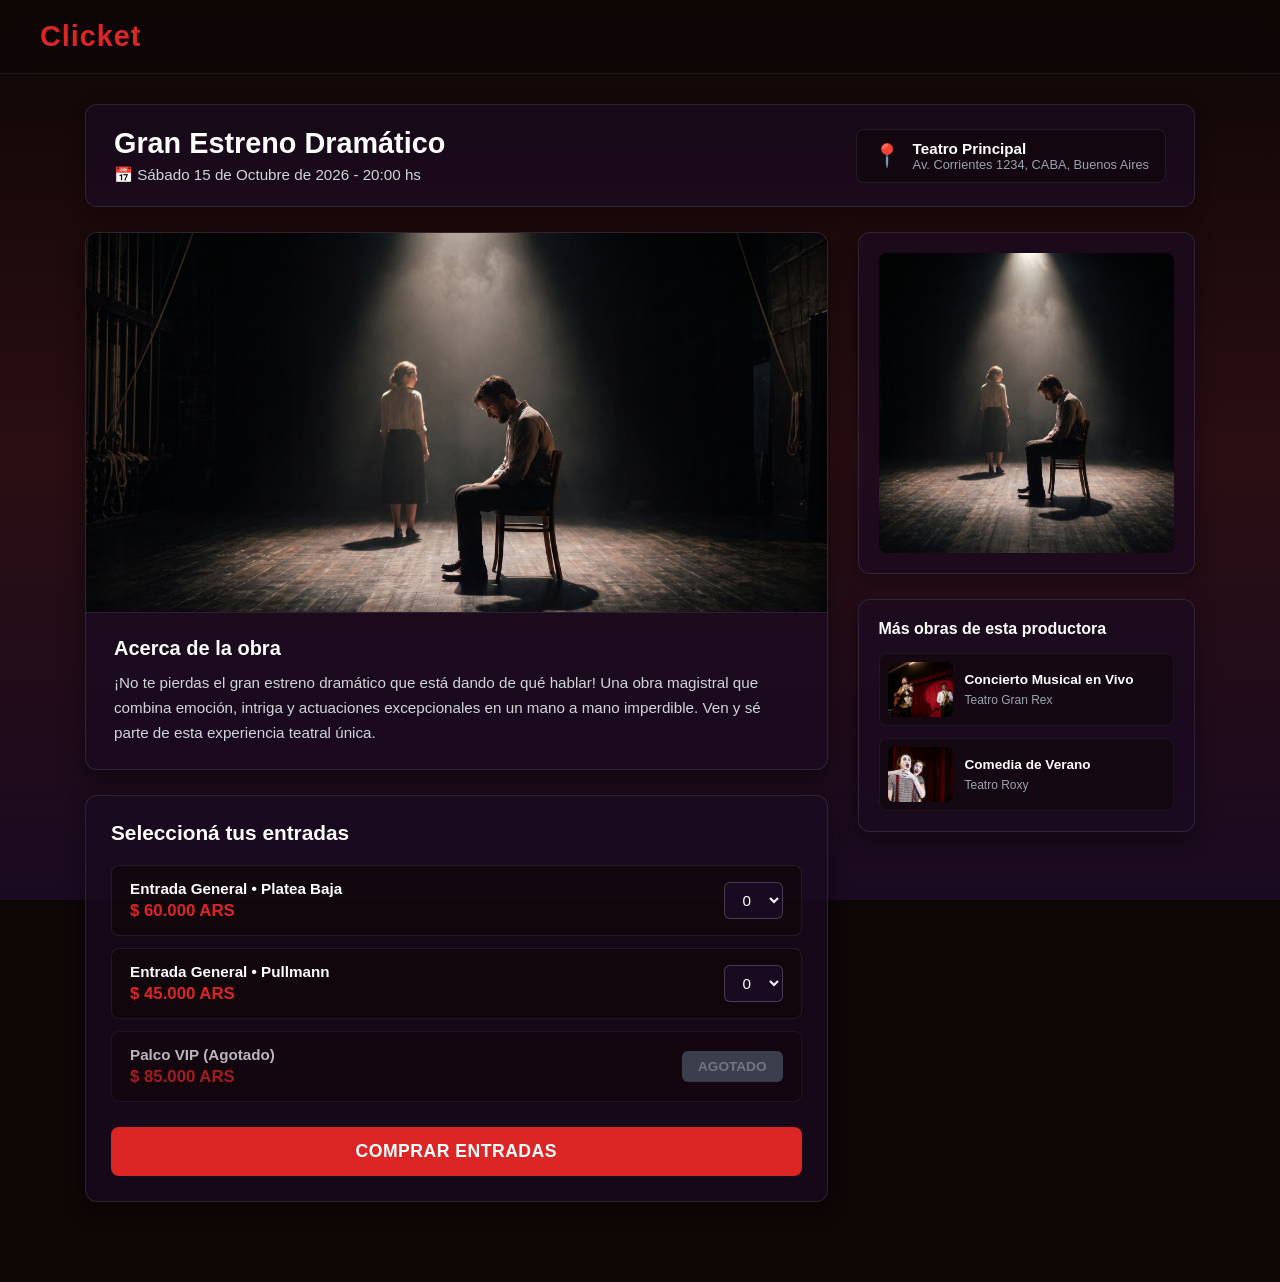
<file: infoTarjetas/tarjeta-2.html>
<!DOCTYPE html>
<html lang="es">
<head>
    <meta charset="UTF-8">
    <meta name="viewport" content="width=device-width, initial-scale=1.0">
    <title>Gran Estreno Dramático | Clicket</title>
    <link rel="stylesheet" href="estilos-detalle.css">
</head>
<body>
       
    <header class="header-detalle">
        <div class="logotipo"><a href="../index.html">Clicket</a></div>
    </header>

    <main class="detalle-container">
        <!-- Barra superior con Información del Evento -->
        <div class="info-cabecera-evento">
            <div class="evento-titulo-fecha">
                <h1>Gran Estreno Dramático</h1>
                <p class="fecha-sub">📅 Sábado 15 de Octubre de 2026 - 20:00 hs</p>
            </div>
            <div class="evento-ubicacion-box">
                <span class="icono-mapa">📍</span>
                <div>
                    <strong>Teatro Principal</strong>
                    <p>Av. Corrientes 1234, CABA, Buenos Aires</p>
                </div>
            </div>
        </div>

        <!-- Contenido Principal en 2 Columnas Alineadas -->
        <div class="layout-evento">
            
            <!-- Columna Izquierda: Bloque unificado + Entradas -->
            <div class="columna-principal">
                <article class="tarjeta-presentacion">
                    <div class="banner-evento">
                        <img src="../img/drama.jpg" alt="Gran Estreno Dramático">
                    </div>

                    <div class="contenido-descripcion">
                        <h3>Acerca de la obra</h3>
                        <p>¡No te pierdas el gran estreno dramático que está dando de qué hablar! Una obra magistral que combina emoción, intriga y actuaciones excepcionales en un mano a mano imperdible. Ven y sé parte de esta experiencia teatral única.</p>
                    </div>
                </article>

                <!-- Sección de Tickets -->
                <div class="seccion-tickets">
                    <h3>Seleccioná tus entradas</h3>
                    
                    <div class="tabla-tickets">
                        <div class="fila-ticket">
                            <div class="info-ticket">
                                <span class="tipo-entrada">Entrada General • Platea Baja</span>
                                <span class="precio-ticket">$ 60.000 ARS</span>
                            </div>
                            <div class="selector-cantidad">
                                <select aria-label="Cantidad de entradas">
                                    <option value="0">0</option>
                                    <option value="1">1</option>
                                    <option value="2">2</option>
                                    <option value="3">3</option>
                                    <option value="4">4</option>
                                </select>
                            </div>
                        </div>

                        <div class="fila-ticket">
                            <div class="info-ticket">
                                <span class="tipo-entrada">Entrada General • Pullmann</span>
                                <span class="precio-ticket">$ 45.000 ARS</span>
                            </div>
                            <div class="selector-cantidad">
                                <select aria-label="Cantidad de entradas">
                                    <option value="0">0</option>
                                    <option value="1">1</option>
                                    <option value="2">2</option>
                                    <option value="3">3</option>
                                </select>
                            </div>
                        </div>

                        <div class="fila-ticket agotado">
                            <div class="info-ticket">
                                <span class="tipo-entrada">Palco VIP (Agotado)</span>
                                <span class="precio-ticket">$ 85.000 ARS</span>
                            </div>
                            <button class="btn-agotado" disabled>AGOTADO</button>
                        </div>
                    </div>

                    <button class="btn-comprar-final" onclick="alert('¡Redirigiendo al proceso de pago!')">COMPRAR ENTRADAS</button>
                </div>
            </div>

            <!-- Columna Derecha: Flyer miniatura y Recomendaciones -->
            <div class="columna-lateral">
                <div class="tarjeta-lateral flyer-mini">
                    <img src="../img/drama.jpg" alt="Flyer miniatura">
                </div>

                <div class="tarjeta-lateral recomendaciones">
                    <h4>Más obras de esta productora</h4>
                    
                    <div class="miniatura-recomendada">
                        <img src="../img/musical.jpeg" alt="Musical">
                        <div>
                            <p class="titulo-rec">Concierto Musical en Vivo</p>
                            <span class="teatro-rec">Teatro Gran Rex</span>
                        </div>
                    </div>

                    <div class="miniatura-recomendada">
                        <img src="../img/comedia.jpeg" alt="Comedia">
                        <div>
                            <p class="titulo-rec">Comedia de Verano</p>
                            <span class="teatro-rec">Teatro Roxy</span>
                        </div>
                    </div>
                </div>
            </div>

        </div>
    </main> 
</body>
</html>
</file>
<file: styles.css>
/* ==========================================================================
   1. VARIABLES Y CONFIGURACIÓN GLOBAL
   ========================================================================== */
   @font-face {
    font-family: 'Dancing Script';
    src: url('fonts/FONT-Dancing_Script,Inter,Poppins/Dancing_Script/DancingScript-VariableFont_wght.ttf') format('truetype');
    font-weight: 400 900;
    font-style: normal;
}
:root {
    --color-primario: #d62828d9;   /* Color carmesí teatral de la marca */
    --color-fondo: #0b0e14;      /* Fondo negro/azul noche oscuro elegante */
    --fondo-tarjeta: #141824;    /* Fondo de tarjetas y paneles */
    --color-texto: #f8f9fa;      /* Texto principal claro */
    --texto-secundario: #a0aec0; /* Texto secundario atenuado */
    --color-borde: #232a3b;      /* Bordes sutiles en tono oscuro */
    
}

* {
    margin: 0;
    padding: 0;
    box-sizing: border-box;
    font-family: 'Google Sans Flex', Arial, Helvetica, sans-serif;
}

body {
    background-color: var(--color-fondo);
    color: var(--color-texto);
    line-height: 1.5;
    font-family: 'Google Sans Flex', Arial, Helvetica, sans-serif;
}

.contenedor {
    max-width: 1200px;
    margin: 0 auto;
    padding: 0 15px;
}

a {
    text-decoration: none;
    color: inherit;
}

ul {
    list-style: none;
}

/* ==========================================================================
   2. ENCABEZADO Y BARRA DE NAVEGACIÓN
   ========================================================================== */
.contenedor-hero {
    position: relative;
    width: 100%;
}

.encabezado-principal {
    position: absolute;
    top: 0;
    left: 0;
    width: 100%;
    z-index: 100;
    padding: 15px 0;
}

.contenedor-encabezado {
    max-width: 1200px;
    margin: 0 auto;
    padding: 0 20px;
    display: flex;
    align-items: center;
    justify-content: space-between;
}

.logotipo h2 {
    color: var(--color-primario);
    font-size: 1.8rem;
    font-weight: 800;
    letter-spacing: -0.5px;

}
/* En modo claro, si el header NO está dentro del hero oscuro (como en cuenta-usuario.html) */
body.modo-claro .navegacion-principal a {
    color: #0b0e14;
}

/* Mantiene blanco el nav en index.html sobre el banner oscuro */
body.modo-claro .contenedor-hero .navegacion-principal a {
    color: #ffffff;
}

/* Hover rojo en ambos modos */
.navegacion-principal a:hover,
body.modo-claro .navegacion-principal a:hover {
    color: var(--color-primario);
}
.navegacion-principal ul {
    display: flex;
    gap: 22px;
    content: center;
}

.navegacion-principal a {
    color: #ffffff;
    font-size: 0.95rem;
    font-weight: 600;
    transition: color 0.2s ease;
}

.navegacion-principal a:hover {
    color: var(--color-primario);
}
body.modo-claro .navegacion-principal a {
    color: #0b0e14;
}

body.modo-claro .contenedor-hero .navegacion-principal a {
    color: #ffffff;
}

/* ==========================================================================
   3. BOTONES DE ACCIÓN (CARRITO Y LOGIN)
   ========================================================================== */
.acciones-encabezado {
    display: flex;
    align-items: center;
    gap: 16px;
}

.boton-carrito {
    background-color: #0b0e14eb;
    border: 1.5px solid rgba(255, 255, 255, 0.3);
    color: #ffffff;
    width: 48px;
    height: 48px;
    border-radius: 50%;
    display: flex;
    align-items: center;
    justify-content: center;
    font-size: 1.35rem;
    transition: all 0.2s ease;
    backdrop-filter: blur(6px);
}

.boton-carrito:hover {
    background-color: var(--color-primario);
    border-color: var(--color-primario);
    transform: translateY(-2px);
    box-shadow: 0 4px 12px rgba(214, 40, 40, 0.5);
}
.boton-tema:hover,
body.modo-claro .boton-tema:hover {
    background-color: var(--color-primario);
    border-color: var(--color-primario);
    transform: translateY(-2px);
    box-shadow: 0 4px 12px rgba(214, 40, 40, 0.5);
}
.contenedor-pildora-auth {
    background-color: var(--color-primario);
    border-radius: 30px;
    display: flex;
    align-items: center;
    gap: 6px;
    box-shadow: 0 4px 12px rgba(0, 0, 0, 0.3);
}

/* 3ra imagen: píldora compacta cuando solo está el ícono de perfil activo */
.contenedor-pildora-auth:has(.boton-perfil-activo) {
    padding: 4px;
    border-radius: 50%;
}

.contenedor-pildora-auth .boton-perfil-activo {
    display: flex;
    align-items: center;
    justify-content: center;
    padding: 8px; /* Ajustá este valor si querés el círculo un poco más chico o grande */
}

.icono-usuario-header img {
    width: 18px;
    height: 18px;
    object-fit: contain;
    display: block;
}

/* 2da imagen: cuando tiene los enlaces de "Iniciar sesión" / "Crear cuenta" */
.contenedor-pildora-auth:has(.boton-ingreso),
.contenedor-pildora-auth:has(.boton-registro) {
    padding: 6px 10px;
}
.boton-ingreso {
    background-color: #0b0e14;
    color: #ffffff;
    padding: 8px 18px;
    border-radius: 20px;
    font-size: 0.85rem;
    font-weight: 700;
    transition: background-color 0.2s ease;
}

.boton-ingreso:hover {
    background-color: #161c28;
}

.boton-registro {
    background-color: transparent;
    color: #ffffff;
    border: 1.5px solid rgba(255, 255, 255, 0.7);
    padding: 7px 16px;
    border-radius: 20px;
    font-size: 0.85rem;
    font-weight: 700;
    transition: all 0.2s ease;
}

.boton-registro:hover {
    background-color: rgba(255, 255, 255, 0.2);
    border-color: #ffffff;
}

/* 
   4. SECCIÓN HERO Y FILTROS
 */
.seccion-hero {
    width: 100%;
    min-height: 480px;
    background-image: linear-gradient(to bottom, rgba(11, 14, 20, 0.2) 0%, #0b0e14 100%), url('img/imagenFondo2.png');
    background-size: cover;
    background-position: center;
    background-repeat: no-repeat;
    display: flex;
    justify-content: center;
    align-items: center;
    padding: 110px 20px 40px;
    text-align: center;
}

.contenido-hero {
    display: flex;
    flex-direction: column;
    align-items: center;
    gap: 2rem;
    width: 100%;
    max-width: 950px;
}

.titulo-hero {
    position: relative;
    z-index: 2;
    color: #f5f5f4;
    font-size: 52px;            /* Tamaño ajustado para balance visual */
    font-weight: 780;
    text-shadow: 0 2px 24px rgba(0, 0, 0, .35);
    animation: idxFadeUp .6s ease backwards;
    line-height: 1.15;          
}

.resaltado-hero {
    font-family: 'Dancing Script', cursive !important;
    font-weight: 700;
    font-size: 4.5rem;
    font-style: italic;
    display: inline-block;
    color: #FFE082; 
    background: linear-gradient(135deg, #FFF8E1 0%, #FFE082 40%, #FFB300 100%);
    background-clip: text;
    -webkit-background-clip: text;
    -webkit-text-fill-color: transparent;
    filter: drop-shadow(0 2px 4px rgba(0, 0, 0, 0.8));
    text-shadow: 0 0 20px rgba(255, 193, 7, 0.4);
    margin: 6px 0;              /* Separación exacta superior e inferior */
}

.barra-filtros {
    display: flex;
    gap: 15px;
    width: 100%;
    justify-content: center;
    flex-wrap: wrap;
}

.caja-filtro {
    background: rgba(11, 14, 20, 0.65);
    backdrop-filter: blur(8px);
    border: 1px solid rgba(255, 255, 255, 0.25);
    border-radius: 8px;
    padding: 8px 14px;
    display: flex;
    flex-direction: column;
    align-items: flex-start;
    flex: 1;
    min-width: 220px;
    transition: all 0.2s ease;
}

.caja-filtro:focus-within, 
.caja-filtro:hover {
    border-color: var(--color-primario);
    box-shadow: 0 0 8px rgba(214, 40, 40, 0.4);
}

.caja-filtro label {
    font-size: 0.75rem;
    color: var(--texto-secundario);
    font-weight: 600;
    margin-bottom: 2px;
}

.caja-filtro input, 
.caja-filtro select {
    background: transparent;
    border: none;
    color: #ffffff;
    font-size: 0.95rem;
    width: 100%;
    outline: none;
    cursor: pointer;
}

.caja-filtro select option {
    background: var(--fondo-tarjeta);
    color: var(--color-texto);
}

/* 
   5. CATÁLOGO Y TARJETAS (GRILLA)
    */
.diseno-principal {
    display: block;
    padding: 40px 15px;
}

.encabezado-catalogo {
    margin-bottom: 20px;
}

.grilla-obras {
    display: grid;
    grid-template-columns: repeat(auto-fill, minmax(240px, 1fr));
    gap: 20px;
}

.tarjeta {
    background: var(--fondo-tarjeta);
    border: 1px solid var(--color-borde);
    border-radius: 8px;
    overflow: hidden;
    display: flex;
    flex-direction: column;
    transition: transform 0.2s;
}

.tarjeta:hover {
    transform: translateY(-3px);
}

.contenedor-imagen-tarjeta {
    position: relative;
    height: 280px;
}

.contenedor-imagen-tarjeta img {
    width: 100%;
    height: 100%;
    object-fit: cover;
}

.etiqueta-categoria {
    position: absolute;
    top: 10px;
    left: 10px;
    background: var(--color-primario);
    color: white;
    font-size: 0.7rem;
    padding: 3px 8px;
    border-radius: 4px;
    font-weight: bold;
}

.cuerpo-tarjeta {
    padding: 15px;
    display: flex;
    flex-direction: column;
    flex: 1;
}

.ubicacion {
    font-size: 0.75rem;
    color: var(--texto-secundario);
    text-transform: uppercase;
    margin-bottom: 4px;
}

.cuerpo-tarjeta h3 {
    font-size: 0.95rem;
    margin-bottom: 8px;
    flex: 1;
}

.precio {
    font-weight: bold;
    color: var(--color-primario);
    font-size: 0.95rem;
    margin-bottom: 12px;
}

.acciones-tarjeta {
    display: flex;
    gap: 10px;
    align-items: center;
}

.boton-tarjeta {
    background: #232a3b;
    color: white;
    text-align: center;
    padding: 8px 10px;
    border-radius: 4px;
    font-size: 0.8rem;
    font-weight: 600;
    transition: background 0.2s ease;
}

.boton-tarjeta:hover {
    background: var(--color-primario);
}

.boton-favorito {
    background: none;
    border: 1px solid var(--color-borde);
    padding: 6px 10px;
    border-radius: 4px;
    cursor: pointer;
    color: var(--texto-secundario);
}

.boton-favorito:hover {
    border-color: var(--color-primario);
}

.imagen-icono {
    width: 20px;
    height: 20px;
    object-fit: contain;
    vertical-align: middle;
}
/* ==========================================================================
ICONOS DEL MENÚ LATERAL EN MODO CLARO (INVERTIR PNG BLANCOS A OSCUROS)
   ========================================================================== */
body.modo-claro .barra-lateral-cuenta img {
    filter: invert(0.85);
    transition: filter 0.2s ease;
}

body.modo-claro .barra-lateral-cuenta a:hover img {
    filter: invert(0.25) sepia(1) saturate(5) hue-rotate(335deg);
}

/* ==========================================================================
   6. PIE DE PÁGINA (FOOTER)
   ========================================================================== */
.pie-pagina-principal {
    background: #07090e;
    color: #a0aec0;
    padding: 40px 0 20px 0;
    margin-top: 50px;
    border-top: 1px solid var(--color-borde);
}

.grilla-pie-pagina {
    display: grid;
    grid-template-columns: repeat(auto-fit, minmax(200px, 1fr));
    gap: 20px;
    margin-bottom: 20px;
}

.grilla-pie-pagina h4 {
    color: white;
    margin-bottom: 10px;
    font-size: 0.95rem;
}
body.modo-claro .stat-label {
    color: #000000;
}
.grilla-pie-pagina ul li {
    margin-bottom: 6px;
    font-size: 0.85rem;
}

.inferior-pie-pagina {
    text-align: center;
    border-top: 1px solid var(--color-borde);
    padding-top: 15px;
    font-size: 0.8rem;
}

/* ==========================================
   ESTILO DEL BOTÓN DE TEMA EN CABECERA
   ========================================== */
.boton-tema {
    background: #0b0e14eb;
    border: 1px solid rgba(255, 255, 255, 0.2);
    border-radius: 50%;
    width: 48px;
    height: 48px;
    cursor: pointer;
    font-size: 1.1rem;
    display: flex;
    align-items: center;
    justify-content: center;
    transition: background 0.3s ease, transform 0.2s ease;
    margin-right: 8px;
}

.boton-tema:hover {
    background: rgba(255, 255, 255, 0.25);
    transform: scale(1.05);
}

/* ==========================================
   MODO CLARO (Opción A)
   ========================================== */
body.modo-claro {
    min-height: 100vh;
    margin: 0;
    background-color: #f4f5f7 !important;
    background-image: none !important;
    color: #172b4d !important;
}

/* 2. Banner superior: Mantiene exactamente el fondo original del modo oscuro */
body.modo-claro .seccion-hero {
    background-image: linear-gradient(to bottom, rgba(11, 14, 20, 0.2) 0%, #0b0e14 100%), url('img/imagenFondo2.png') !important;
    background-size: cover;
    background-position: center;
}
 
/* El contenedor-hero no necesita degradado propio en modo claro */
body.modo-claro .contenedor-hero {
    background-image: none !important;
    background-color: transparent !important;
}
 
/* ==========================================
   ETIQUETAS Y COMPONENTES
   ========================================== */
 
/* Mantiene visibles las etiquetas de los filtros sobre el telón */
body.modo-claro .caja-filtro label {
    color: #FFFFFF !important;
    font-weight: 600;
}
 
/* Caja de filtro transparente para que el degradado fluya sin cortes */
body.modo-claro .caja-filtro {
   
    border-color: rgba(255, 255, 255, 0.25) !important;
    backdrop-filter: blur(4px);
}
 
/* Inputs/Selects completamente transparentes — sin relleno blanco */
body.modo-claro .caja-filtro input,
body.modo-claro .caja-filtro select {
    background-color: transparent !important;
    border: none !important;
    color: #ffffff !important;
    border-radius: 0;
}
 
/* Tarjetas de obras blancas */
body.modo-claro .tarjeta {
    background-color: #FFFFFF !important;
    color: #1F1926 !important;
    border-radius: 14px;
    box-shadow: 0 4px 18px rgba(0, 0, 0, 0.06);
    overflow: hidden;
}
 
body.modo-claro .encabezado-catalogo h2,
body.modo-claro .cuerpo-tarjeta h3 {
    color: #1F1926 !important;
}
 
body.modo-claro .cuerpo-tarjeta .ubicacion {
    color: #6B7280 !important;
}
 
body.modo-claro .cuerpo-tarjeta .precio {
    color: #DC2626 !important;
}
 
body.modo-claro .acciones-tarjeta .boton-tarjeta {
    background-color: #d33b3b !important;
    color: #ffffff !important;
}
 
body.modo-claro .acciones-tarjeta .boton-favorito {
    background-color: #FFFFFF !important;
    border: 1px solid #D1D5DB !important;
}

 
.tarjeta {
    cursor: pointer;
}

/*=============================

========================================================================== */
/* Flexbox en el encabezado completo */
/* ==========================================
   ESTILOS DE VISTA LISTA
   ========================================== */

/* ==========================================
   ALINEACIÓN DEL ENCABEZADO A LA DERECHA
   ========================================== */
.encabezado-catalogo {
    display: flex !important;
    justify-content: space-between !important; /* Empuja el h2 a la izq y los botones a la der */
    align-items: center !important;            /* Centra verticalmente ambos elementos */
    width: 100%;
    margin-bottom: 24px;
}

/* ==========================================
   DISEÑO PÍLDORA DE LOS BOTONES DE VISTA
   ========================================== */

/* Contenedor exterior tipo cápsula */
.controles-vista {
    display: flex;
    gap: 4px;
    background: rgba(255, 255, 255, 0.08);
    padding: 4px;
    border-radius: 10px;
    border: 1px solid rgba(255, 255, 255, 0.15);
}

/* Botón individual desmarcado */
.btn-vista {
    background: transparent;
    border: none;
    color: #9CA3AF;
    padding: 6px 14px;
    border-radius: 7px;
    cursor: pointer;
    font-size: 0.85rem;
    font-weight: 600;
    transition: all 0.2s ease;
}

.btn-vista:hover {
    color: #FFFFFF;
}

/* Botón activo (seleccionado) */
.btn-vista.activo {
    background: #d62828d9;
    color: #FFFFFF !important;
    box-shadow: 0 2px 8px rgba(220, 38, 38, 0.3);
}

/* ==========================================
   ADAPTACIÓN PARA MODO CLARO
   ========================================== */
body.modo-claro .controles-vista {
    background: #FFFFFF !important;
    border: 1px solid #E5E7EB !important;
    box-shadow: 0 2px 10px rgba(0, 0, 0, 0.04);
}

body.modo-claro .btn-vista {
    color: #6B7280 !important;
}

body.modo-claro .btn-vista:hover {
    color: #d62828d9 !important;
}

body.modo-claro .btn-vista.activo {
    color: #FFFFFF !important;
    box-shadow: 0 2px 8px #d62828d9(0, 0, 0, 0.15);
}

/* Vista Lista */
.grilla-obras.vista-lista {
    grid-template-columns: 1fr !important;
    gap: 16px !important;
}

/* 2. La tarjeta se orienta de forma horizontal (flexbox row) */
.grilla-obras.vista-lista .tarjeta {
    display: flex !important;
    flex-direction: row !important;
    height: 160px !important;
    align-items: center;
    overflow: hidden;
}

/* 3. La imagen queda fija a la izquierda */
.grilla-obras.vista-lista .contenedor-imagen-tarjeta {
    width: 220px;
    height: 100%;
    flex-shrink: 0;
}

.grilla-obras.vista-lista .contenedor-imagen-tarjeta img {
    width: 100%;
    height: 100%;
    object-fit: cover;
}

/* 4. El texto se acomoda a la derecha */
.grilla-obras.vista-lista .cuerpo-tarjeta {
    display: flex !important;
    flex-direction: column !important;
    justify-content: center !important;
    padding: 0 24px !important;
    width: 100%;
}

/* Notificación Flotante (Toast) */
.notificacion-toast {
    position: fixed;
    bottom: 25px;
    right: 25px;
    background-color: #1A0A21;
    color: #FFFFFF;
    padding: 14px 22px;
    border-radius: 10px;
    border: 1px solid #DC2626;
    box-shadow: 0 4px 15px rgba(0, 0, 0, 0.3);
    font-weight: 600;
    opacity: 0;
    transform: translateY(20px);
    transition: all 0.3s ease;
    z-index: 1000;
}

.notificacion-toast.toast-visible {
    opacity: 1;
    transform: translateY(0);
}

/* Modo Claro del Toast */
body.modo-claro .notificacion-toast {
    background-color: #FFFFFF;
    color: #1F1926;
    border: 1px solid #79517B;
}

/* Tarjetas de Favoritos en la vista de Usuario */
.tarjeta-favorito {
    display: flex;
    align-items: center;
    gap: 20px;
    background: rgba(255, 255, 255, 0.05);
    padding: 15px;
    border-radius: 12px;
    margin-bottom: 15px;
}

.tarjeta-favorito .imagen-fav {
    width: 120px;
    height: 80px;
    object-fit: cover;
    border-radius: 8px;
}

.tarjeta-favorito .info-fav {
    flex-grow: 1;
}

.boton-quitar {
    background: transparent;
    border: 1px solid #DC2626;
    color: #DC2626;
    padding: 6px 12px;
    border-radius: 6px;
    cursor: pointer;
    font-weight: 600;
    margin-left: 10px;
    transition: all 0.2s ease;
}

.boton-quitar:hover {
    background: #DC2626;
    color: #FFFFFF;
}
/* =========================================================
   MODO CLARO: FAVORITOS, HEADER Y CARRUSEL PRÓXIMAS FUNCIONES
   ========================================================= */

/* 1. Ícono de Favoritos (invierte el corazón blanco a oscuro y le da marco) */
body.modo-claro .boton-favorito,
body.light-mode .boton-favorito,
body.tema-claro .boton-favorito {
    background-color: #F4F1FA;
    border: 1px solid #D8D2E7;
}

body.modo-claro .boton-favorito:hover,
body.light-mode .boton-favorito:hover,
body.tema-claro .boton-favorito:hover {
    background-color: #FEE2E2;
    border-color: #DC2626;
}

body.modo-claro .boton-favorito .imagen-icono,
body.light-mode .boton-favorito .imagen-icono,
body.tema-claro .boton-favorito .imagen-icono {
    filter: brightness(0); /* Convierte el ícono blanco en negro nítido */
}

/* 2. Sección y cabecera del Carrusel */
body.modo-claro .seccion-proximas,
body.light-mode .seccion-proximas,
body.tema-claro .seccion-proximas {
    border-top-color: rgba(26, 10, 33, 0.12);
}

body.modo-claro .etiqueta-recomendados,
body.light-mode .etiqueta-recomendados,
body.tema-claro .etiqueta-recomendados {
    background: rgba(220, 38, 38, 0.1);
    color: #DC2626;
    border-color: rgba(220, 38, 38, 0.3);
}

body.modo-claro .cabecera-proximas h2,
body.light-mode .cabecera-proximas h2,
body.tema-claro .cabecera-proximas h2 {
    color: #1A0A21;
}

/* 3. Flechas Anterior / Siguiente del Carrusel */
body.modo-claro .btn-flecha-carrusel,
body.light-mode .btn-flecha-carrusel,
body.tema-claro .btn-flecha-carrusel {
    background: #FFFFFF;
    color: #1A0A21;
    border: 1px solid #D8D2E7;
    box-shadow: 0 2px 8px rgba(26, 10, 33, 0.08);
}

body.modo-claro .btn-flecha-carrusel:hover,
body.light-mode .btn-flecha-carrusel:hover,
body.tema-claro .btn-flecha-carrusel:hover {
    background: #DC2626;
    color: #FFFFFF;
    border-color: #DC2626;
}

/* 4. Tarjetas del Carrusel */
body.modo-claro .tarjeta-proxima,
body.light-mode .tarjeta-proxima,
body.tema-claro .tarjeta-proxima {
    background: #FFFFFF;
    border: 1px solid #D8D2E7;
    box-shadow: 0 4px 15px rgba(26, 10, 33, 0.06);
}

body.modo-claro .tarjeta-proxima:hover,
body.light-mode .tarjeta-proxima:hover,
body.tema-claro .tarjeta-proxima:hover {
    border-color: #DC2626;
    box-shadow: 0 10px 24px rgba(26, 10, 33, 0.12);
}

body.modo-claro .info-proxima h3,
body.light-mode .info-proxima h3,
body.tema-claro .info-proxima h3 {
    color: #1A0A21;
}

body.modo-claro .fecha-proxima,
body.light-mode .fecha-proxima,
body.tema-claro .fecha-proxima {
    color: #5B526B;
}

/* 5. Indicadores inferiores (puntos y píldora activa) */
body.modo-claro .indicador-dot,
body.light-mode .indicador-dot,
body.tema-claro .indicador-dot {
    background: rgba(26, 10, 33, 0.22);
}

body.modo-claro .indicador-dot.activo,
body.light-mode .indicador-dot.activo,
body.tema-claro .indicador-dot.activo {
    background: #DC2626;
}

/* 6. Mensaje sin resultados de búsqueda en modo claro */
body.modo-claro .sin-resultados,
body.light-mode .sin-resultados,
body.tema-claro .sin-resultados {
    background: #FFFFFF;
    border-color: #D8D2E7;
}

body.modo-claro .sin-resultados p,
body.light-mode .sin-resultados p,
body.tema-claro .sin-resultados p {
    color: #1A0A21;
}

/* Desplazamiento suave al tocar enlaces internos (#proximas-funciones) */
html {
    scroll-behavior: smooth;
}

.seccion-proximas {
    max-width: 1200px;
    margin: 50px auto 30px;
    padding: 35px 25px;
    border-top: 1px solid rgba(255, 255, 255, 0.08);
    scroll-margin-top: 85px; /* Evita que el header fijo tape el título al bajar */
}

.cabecera-proximas {
    display: flex;
    justify-content: space-between;
    align-items: flex-end;
    margin-bottom: 24px;
}

.etiqueta-recomendados {
    display: inline-block;
    background: rgba(220, 38, 38, 0.15);
    color: #F87171;
    border: 1px solid rgba(220, 38, 38, 0.35);
    font-size: 0.72rem;
    font-weight: 700;
    letter-spacing: 0.8px;
    padding: 4px 12px;
    border-radius: 999px;
    margin-bottom: 8px;
}

.cabecera-proximas h2 {
    font-size: 1.75rem;
    font-weight: 700;
    color: #FFFFFF;
}

.controles-carrusel {
    display: flex;
    gap: 10px;
}

.btn-flecha-carrusel {
    background: rgba(255, 255, 255, 0.07);
    color: #FFFFFF;
    border: 1px solid rgba(255, 255, 255, 0.14);
    width: 38px;
    height: 38px;
    border-radius: 50%;
    cursor: pointer;
    font-size: 1rem;
    transition: all 0.2s ease;
}

.btn-flecha-carrusel:hover {
    background: #DC2626;
    border-color: #DC2626;
}

/* Pista horizontal del carrusel */
.carrusel-track {
    display: flex;
    gap: 20px;
    overflow-x: auto;
    scroll-snap-type: x mandatory;
    scroll-behavior: smooth;
    scrollbar-width: none; /* Firefox */
    padding-bottom: 8px;
}

.carrusel-track::-webkit-scrollbar {
    display: none; /* Chrome / Edge */
}

/* Tarjeta cuadrada estilo flyer */
.tarjeta-proxima {
    flex: 0 0 calc(25% - 15px); /* 4 tarjetas visibles en escritorio */
    min-width: 230px;
    scroll-snap-align: start;
    background: #131620;
    border: 1px solid rgba(255, 255, 255, 0.1);
    border-radius: 14px;
    overflow: hidden;
    text-decoration: none;
    color: inherit;
    transition: transform 0.25s ease, border-color 0.25s ease, box-shadow 0.25s ease;
}

.tarjeta-proxima:hover {
    transform: translateY(-5px);
    border-color: rgba(220, 38, 38, 0.6);
    box-shadow: 0 10px 25px rgba(0, 0, 0, 0.55);
}

.flyer-proxima-box {
    position: relative;
    width: 100%;
    aspect-ratio: 1 / 1; /* Formato cuadrado como en el ejemplo */
    overflow: hidden;
}

.flyer-proxima-box img {
    width: 100%;
    height: 100%;
    object-fit: cover;
    display: block;
    transition: transform 0.35s ease;
}

.tarjeta-proxima:hover .flyer-proxima-box img {
    transform: scale(1.04);
}

/* Insignia superior derecha (Últimas Entradas / Estreno) */
.badge-estado-funcion {
    position: absolute;
    top: 10px;
    right: 10px;
    padding: 4px 10px;
    border-radius: 999px;
    font-size: 0.72rem;
    font-weight: 700;
    color: #FFFFFF;
    box-shadow: 0 2px 8px rgba(0, 0, 0, 0.5);
}

.badge-ultimas {
    background-color: #D97706; /* Ámbar como "Últimas Entradas" */
}

.badge-estreno {
    background-color: #DC2626; /* Rojo Clicket */
}

.info-proxima {
    padding: 14px 16px;
}

.info-proxima h3 {
    font-size: 1rem;
    font-weight: 700;
    color: #FFFFFF;
    margin-bottom: 6px;
    white-space: nowrap;
    overflow: hidden;
    text-overflow: ellipsis;
}

.fecha-proxima {
    font-size: 0.82rem;
    color: #9CA3AF;
    display: flex;
    align-items: center;
    gap: 6px;
}

/* Indicadores inferiores (píldora activa + puntos) */
.indicadores-carrusel {
    display: flex;
    justify-content: center;
    align-items: center;
    gap: 8px;
    margin-top: 22px;
}

.indicador-dot {
    width: 8px;
    height: 8px;
    border-radius: 999px;
    background: rgba(255, 255, 255, 0.25);
    border: none;
    cursor: pointer;
    transition: all 0.3s ease;
}

.indicador-dot.activo {
    width: 26px; /* Píldora alargada activa como en tu captura */
    background: #DC2626;
}

@media (max-width: 900px) {
    .tarjeta-proxima {
        flex: 0 0 calc(50% - 10px);
    }
}

@media (max-width: 550px) {
    .tarjeta-proxima {
        flex: 0 0 82%;
    }
}

/* Contador auto-incrementable sobre el ícono del carrito */
.boton-carrito {
    position: relative;
    display: inline-flex;
    align-items: center;
    justify-content: center;
}

.badge-carrito {
    position: absolute;
    top: -4px;
    right: -4px;
    background-color: #DC2626;
    color: #FFFFFF;
    font-size: 0.72rem;
    font-weight: 700;
    min-width: 19px;
    height: 19px;
    padding: 0 5px;
    border-radius: 999px;
    display: flex;
    align-items: center;
    justify-content: center;
    border: 2px solid #0F0606;
    line-height: 1;
    pointer-events: none;
}

/* Notificación Toast al agregar al carrito */
.notificacion-toast {
    position: fixed;
    bottom: 25px;
    right: 25px;
    background: #1A0A21;
    color: #FFFFFF;
    border-left: 4px solid #DC2626;
    padding: 14px 20px;
    border-radius: 8px;
    box-shadow: 0 8px 25px rgba(0, 0, 0, 0.6);
    opacity: 0;
    transform: translateY(20px);
    pointer-events: none;
    transition: all 0.3s ease;
    z-index: 9999;
}

.notificacion-toast.toast-visible {
    opacity: 1;
    transform: translateY(0);
}
/* ==========================================================================
   7. RESPONSIVE DESIGN (MEDIA QUERIES)
   ========================================================================== */
/* Ajustes para Tablets y pantallas medianas */
@media (max-width: 850px) {
    .contenedor-encabezado {
        flex-direction: column;
        gap: 12px;
    }
    
    .seccion-hero {
        padding-top: 160px;
    }

    .barra-filtros {
        flex-direction: column;
        width: 100%;
    }

    .caja-filtro {
        width: 100%;
    }
    
    /* Achicamos un poco el título en tablets */
    .titulo-hero {
        font-size: 3.5rem;

    }
    .resaltado-hero {
        font-size: 3rem;
    }
}

/* Ajustes específicos para Celulares (como el iPhone de tu captura) */
/* Ajustes específicos para Celulares */
@media (max-width: 480px) {
    .titulo-hero {
        font-size: 2.4rem;
    }
    
    .resaltado-hero {
        font-size: 2.2rem;
    }
    
    .navegacion-principal ul {
        flex-wrap: wrap;
        justify-content: center;
        gap: 10px;
    }
    
    /* AUMENTAMOS EL PADDING SUPERIOR para que el menú (que ahora es más alto) no tape el texto */
    .seccion-hero {
        padding-top: 230px; 
        min-height: 450px;
    }
}@media (max-width: 480px) {
    /* Achicamos bastante más el título para que no se corte "experiencia" */
    .titulo-hero {
        font-size: 2.4rem;
    }
    
    .resaltado-hero {
        font-size: 2.2rem;
    }
    
    /* Hacemos que el menú de navegación se adapte si no entra en una sola línea */
    .navegacion-principal ul {
        flex-wrap: wrap;
        justify-content: center;
        gap: 10px;
    }
    
    /* Reducimos el padding superior para que no quede tanto espacio vacío */
    .seccion-hero {
        padding-top: 140px;
        min-height: 400px;
    }
}
</file>
<file: carrito.css>
* {
    box-sizing: border-box;
    margin: 0;
    padding: 0;
}

body {
    background-color: #0F0606;
    color: #FFFFFF;
    font-family: 'Segoe UI', Tahoma, Geneva, Verdana, sans-serif;
    min-height: 100vh;
    background-image: linear-gradient(to bottom, #0F0606 0%, #2A0E12 50%, #1A0A21 100%);
    background-attachment: fixed;
    padding-bottom: 60px;
}

/* Header */
.header-carrito {
    display: flex;
    justify-content: space-between;
    align-items: center;
    padding: 18px 40px;
    border-bottom: 1px solid rgba(255, 255, 255, 0.1);
    background: rgba(15, 6, 6, 0.85);
    backdrop-filter: blur(10px);
    position: sticky;
    top: 0;
    z-index: 100;
}

.logotipo a {
    color: #DC2626;
    text-decoration: none;
    font-size: 1.8rem;
    font-weight: 800;
    letter-spacing: 1px;
}

.nav-carrito {
    display: flex;
    align-items: center;
    gap: 24px;
}

.enlace-nav {
    color: #D1D5DB;
    text-decoration: none;
    font-size: 0.95rem;
    font-weight: 600;
    transition: color 0.2s ease;
}

.enlace-nav:hover,
.enlace-nav.activo {
    color: #FFFFFF;
}

.badge-carrito {
    background-color: #DC2626;
    color: #FFFFFF;
    font-size: 0.8rem;
    font-weight: 700;
    padding: 2px 8px;
    border-radius: 999px;
    margin-left: 4px;
}

/* Contenedor principal */
.carrito-container {
    max-width: 1150px;
    margin: 35px auto;
    padding: 0 20px;
}

.cabecera-seccion {
    margin-bottom: 28px;
}

.cabecera-seccion h1 {
    font-size: 1.9rem;
    margin-bottom: 6px;
}

.cabecera-seccion p {
    color: #9CA3AF;
    font-size: 0.95rem;
}

.layout-carrito {
    display: grid;
    grid-template-columns: 2fr 1fr;
    gap: 28px;
    align-items: start;
}

/* Tarjetas de ítems en el carrito */
.lista-carrito {
    display: flex;
    flex-direction: column;
    gap: 16px;
}

.item-carrito {
    display: flex;
    align-items: center;
    justify-content: space-between;
    gap: 18px;
    background: rgba(26, 10, 33, 0.7);
    border: 1px solid rgba(255, 255, 255, 0.1);
    border-radius: 12px;
    padding: 16px;
    box-shadow: 0 6px 20px rgba(0, 0, 0, 0.4);
}

.item-info-izq {
    display: flex;
    align-items: center;
    gap: 16px;
}

.item-carrito img {
    width: 95px;
    height: 75px;
    object-fit: cover;
    border-radius: 8px;
}

.item-detalles h3 {
    font-size: 1.05rem;
    margin-bottom: 4px;
}

.item-ubicacion {
    font-size: 0.85rem;
    color: #9CA3AF;
    display: block;
    margin-bottom: 6px;
}

.item-precio-unit {
    font-size: 0.9rem;
    color: #D1D5DB;
}

.item-controles-der {
    display: flex;
    align-items: center;
    gap: 18px;
}

.controles-cantidad {
    display: flex;
    align-items: center;
    gap: 10px;
    background: rgba(15, 6, 6, 0.65);
    border: 1px solid rgba(255, 255, 255, 0.12);
    padding: 6px 10px;
    border-radius: 8px;
}

.btn-cant {
    background: #DC2626;
    color: #FFFFFF;
    border: none;
    width: 26px;
    height: 26px;
    border-radius: 6px;
    font-size: 1rem;
    font-weight: 700;
    cursor: pointer;
}

.btn-cant:hover {
    background: #B91C1C;
}

.cantidad-valor {
    font-weight: 700;
    min-width: 20px;
    text-align: center;
}

.item-subtotal {
    font-weight: 700;
    font-size: 1.05rem;
    color: #FFFFFF;
    min-width: 120px;
    text-align: right;
}

.btn-eliminar {
    background: transparent;
    border: 1px solid rgba(255, 255, 255, 0.2);
    color: #9CA3AF;
    padding: 6px 10px;
    border-radius: 6px;
    cursor: pointer;
    font-size: 0.85rem;
    transition: all 0.2s ease;
}

.btn-eliminar:hover {
    border-color: #DC2626;
    color: #FFFFFF;
    background: rgba(220, 38, 38, 0.2);
}

/* Resumen lateral */
.resumen-carrito {
    background: rgba(26, 10, 33, 0.75);
    border: 1px solid rgba(255, 255, 255, 0.1);
    border-radius: 12px;
    padding: 24px;
    box-shadow: 0 6px 20px rgba(0, 0, 0, 0.4);
}

.resumen-carrito h3 {
    font-size: 1.25rem;
    margin-bottom: 20px;
}

.linea-resumen,
.linea-total {
    display: flex;
    justify-content: space-between;
    margin-bottom: 14px;
    font-size: 0.95rem;
    color: #D1D5DB;
}

.divisor-resumen {
    border: none;
    border-top: 1px solid rgba(255, 255, 255, 0.1);
    margin: 16px 0;
}

.linea-total {
    font-size: 1.15rem;
    color: #FFFFFF;
    margin-bottom: 22px;
}

.linea-total strong {
    color: #DC2626;
}

.btn-finalizar {
    width: 100%;
    background-color: #DC2626;
    color: #FFFFFF;
    border: none;
    padding: 14px;
    border-radius: 8px;
    font-size: 1rem;
    font-weight: 700;
    text-transform: uppercase;
    cursor: pointer;
    margin-bottom: 10px;
    transition: background 0.2s ease;
}

.btn-finalizar:hover {
    background-color: #B91C1C;
}

.btn-vaciar {
    width: 100%;
    background: transparent;
    color: #9CA3AF;
    border: 1px solid rgba(255, 255, 255, 0.15);
    padding: 10px;
    border-radius: 8px;
    font-size: 0.9rem;
    cursor: pointer;
}

.btn-vaciar:hover {
    color: #FFFFFF;
    border-color: rgba(255, 255, 255, 0.35);
}

/* Estado vacío */
.carrito-vacio {
    background: rgba(26, 10, 33, 0.7);
    border: 1px solid rgba(255, 255, 255, 0.1);
    border-radius: 12px;
    padding: 45px 25px;
    text-align: center;
}

.carrito-vacio p {
    color: #D1D5DB;
    margin-bottom: 18px;
    font-size: 1.05rem;
}

.btn-volver-cartelera {
    display: inline-block;
    background: #DC2626;
    color: #FFFFFF;
    text-decoration: none;
    padding: 12px 24px;
    border-radius: 8px;
    font-weight: 600;
}

/* Notificación Toast */
.notificacion-toast {
    position: fixed;
    bottom: 25px;
    right: 25px;
    background: #1A0A21;
    color: #FFFFFF;
    border-left: 4px solid #DC2626;
    padding: 14px 20px;
    border-radius: 8px;
    box-shadow: 0 8px 25px rgba(0, 0, 0, 0.6);
    opacity: 0;
    transform: translateY(20px);
    pointer-events: none;
    transition: all 0.3s ease;
    z-index: 9999;
}

.notificacion-toast.toast-visible {
    opacity: 1;
    transform: translateY(0);
}

/* Modal de Checkout */
.modal-checkout-overlay {
    position: fixed;
    inset: 0;
    background: rgba(0, 0, 0, 0.75);
    backdrop-filter: blur(6px);
    display: flex;
    align-items: center;
    justify-content: center;
    padding: 20px;
    z-index: 10000;
}

.modal-checkout-caja {
    position: relative;
    width: 100%;
    max-width: 440px;
    background: #16091c;
    border: 1px solid rgba(255, 255, 255, 0.14);
    border-radius: 14px;
    padding: 28px 24px;
    box-shadow: 0 16px 40px rgba(0, 0, 0, 0.65);
}

.btn-cerrar-modal {
    position: absolute;
    top: 14px;
    right: 16px;
    background: transparent;
    border: none;
    color: #9CA3AF;
    font-size: 1.6rem;
    line-height: 1;
    cursor: pointer;
}

.btn-cerrar-modal:hover {
    color: #FFFFFF;
}

.subtitulo-modal {
    color: #D1D5DB;
    margin: 6px 0 14px;
    font-size: 0.95rem;
}

.subtitulo-modal strong {
    color: #DC2626;
}

.btn-datos-prueba {
    background: rgba(255, 255, 255, 0.07);
    color: #E5E7EB;
    border: 1px solid rgba(255, 255, 255, 0.16);
    padding: 6px 12px;
    border-radius: 6px;
    font-size: 0.82rem;
    cursor: pointer;
    margin-bottom: 16px;
}

.btn-datos-prueba:hover {
    background: rgba(255, 255, 255, 0.14);
}

.form-checkout {
    display: flex;
    flex-direction: column;
    gap: 14px;
}

.campo-checkout {
    display: flex;
    flex-direction: column;
    gap: 6px;
    flex: 1;
}

.campo-checkout label {
    font-size: 0.85rem;
    color: #D1D5DB;
}

.campo-checkout input {
    background: rgba(15, 6, 6, 0.75);
    border: 1px solid rgba(255, 255, 255, 0.18);
    border-radius: 8px;
    padding: 10px 12px;
    color: #FFFFFF;
    font-size: 0.95rem;
    outline: none;
}

.campo-checkout input:focus {
    border-color: #DC2626;
}

.fila-checkout {
    display: flex;
    gap: 12px;
}

.btn-confirmar-pago {
    width: 100%;
    background: #DC2626;
    color: #FFFFFF;
    border: none;
    padding: 13px;
    border-radius: 8px;
    font-size: 0.95rem;
    font-weight: 700;
    cursor: pointer;
    margin-top: 6px;
}

.btn-confirmar-pago:hover {
    background: #B91C1C;
}

.estado-checkout {
    text-align: center;
    padding: 20px 10px;
}

.estado-checkout p {
    color: #D1D5DB;
    margin: 10px 0 18px;
}

.spinner-checkout {
    width: 42px;
    height: 42px;
    border: 4px solid rgba(255, 255, 255, 0.15);
    border-top-color: #DC2626;
    border-radius: 50%;
    margin: 0 auto 14px;
    animation: girarSpinner 0.8s linear infinite;
}

.icono-exito-checkout {
    width: 48px;
    height: 48px;
    line-height: 48px;
    border-radius: 50%;
    background: rgba(22, 163, 74, 0.2);
    color: #4ADE80;
    font-size: 1.5rem;
    font-weight: 700;
    margin: 0 auto 12px;
}

@keyframes girarSpinner {
    to {
        transform: rotate(360deg);
    }
}

@media (max-width: 850px) {
    .layout-carrito {
        grid-template-columns: 1fr;
    }
    .item-carrito {
        flex-direction: column;
        align-items: flex-start;
    }
    .item-controles-der {
        width: 100%;
        justify-content: space-between;
    }
}
</file>
<file: estilosLogin.css>
/* ==========================================================================
1. RESET GLOBAL Y CONFIGURACIÓN BASE (MODO OSCURO POR DEFECTO)
   ========================================================================== */
* {
    margin: 0;
    padding: 0;
    box-sizing: border-box;
}

body {
    font-family: 'Google Sans Flex', Arial, Helvetica, sans-serif;
    background-color: #0b0d13;
    color: #f3f4f6;
    min-height: 100vh;
    display: flex;
    flex-direction: column;
    transition: background-color 0.25s ease, color 0.25s ease;
}

/* ==========================================================================
2. ENCABEZADO Y BOTÓN DE TEMA
   ========================================================================== */
.encabezado-autenticacion {
    background-color: #141824;
    padding: 1rem 2rem;
    border-bottom: 1px solid #262b3d;
    display: flex;
    justify-content: space-between;
    align-items: center;
}

.logotipo {
    font-size: 1.8rem;
    font-weight: bold;
    color: #d62828d9;
}

.boton-tema {
    background-color: #1e2436;
    border: 1px solid #2e354d;
    color: #ffffff;
    width: 40px;
    height: 40px;
    border-radius: 50%;
    display: flex;
    align-items: center;
    justify-content: center;
    cursor: pointer;
    font-size: 1.1rem;
    transition: background-color 0.2s ease, transform 0.15s ease;
}

.boton-tema:hover {
    background-color: #283047;
    transform: scale(1.05);
}

/* ==========================================================================
3. CONTENEDOR PRINCIPAL Y ESTRUCTURA DE FORMULARIO
   ========================================================================== */
.contenedor-autenticacion {
    max-width: 900px;
    width: 100%;
    margin: 2rem auto;
    padding: 0 1.5rem;
}

.formulario-autenticacion {
    display: flex;
    flex-direction: column;
    background-color: #141824;
    padding: 2rem;
    border-radius: 10px;
    border: 1px solid #262b3d;
}

.fila-encabezado-formulario {
    display: flex;
    justify-content: space-between;
    align-items: center;
    margin-bottom: 1rem;
    gap: 1rem;
}

h1 {
    font-size: 1.8rem;
    font-weight: 700;
    color: #ffffff;
}

/* ==========================================================================
4. SELECTOR DE ROL (USUARIO / ADMIN)
   ========================================================================== */
.selector-rol-superior {
    display: flex;
    align-items: center;
    gap: 1.5rem;
}

.pestana-rol {
    cursor: pointer;
    position: relative;
}

.pestana-rol input[type="radio"] {
    position: absolute;
    opacity: 0;
    width: 0;
    height: 0;
}

.etiqueta-rol {
    font-size: 1.1rem;
    font-weight: 600;
    color: #f14343d9;
    opacity: 0.5;
    transition: all 0.2s ease;
    padding-bottom: 2px;
    border-bottom: 2px solid transparent;
}

.pestana-rol input[type="radio"]:checked + .etiqueta-rol {
    opacity: 1;
    border-bottom-color: #d62828d9;
}

.pestana-rol:hover .etiqueta-rol {
    opacity: 0.85;
}

/* ==========================================================================
5. BANNERS Y CAMPOS
   ========================================================================== */
.banner-alerta {
    background-color: rgba(234, 179, 8, 0.14);
    border: 1px solid rgba(234, 179, 8, 0.35);
    color: #fde047;
    padding: 0.85rem 1.2rem;
    font-size: 0.95rem;
    border-radius: 6px;
    margin-bottom: 1.5rem;
}

.grupo-formulario {
    display: flex;
    flex-direction: column;
    gap: 0.4rem;
    margin-bottom: 1.2rem;
}

.grupo-formulario label {
    font-size: 0.95rem;
    color: #e2e8f0;
}

.grupo-formulario input {
    width: 100%;
    padding: 0.75rem 0.9rem;
    font-size: 0.95rem;
    border: 1px solid #2e354d;
    border-radius: 6px;
    background-color: #0e111a;
    color: #ffffff;
    outline: none;
    transition: border-color 0.2s ease, background-color 0.2s ease;
}

.grupo-formulario input:focus {
    border-color: #e0006c;
    background-color: #121622;
}

/* ==========================================================================
6. BOTONES Y ENLACES DE ACCIÓN
   ========================================================================== */
.boton-envio {
    background-color: #d62828d9;
    color: #ffffff;
    border: none;
    padding: 0.9rem;
    font-size: 1rem;
    font-weight: bold;
    border-radius: 6px;
    cursor: pointer;
    margin-top: 0.5rem;
    transition: background-color 0.2s ease;
}

.boton-envio:hover {
    background-color: #ff0000db;
}

.divisor-formulario {
    display: flex;
    align-items: center;
    text-align: center;
    margin: 1.5rem 0 1.2rem;
    color: #9ca3af;
}

.divisor-formulario::before,
.divisor-formulario::after {
    content: '';
    flex: 1;
    border-bottom: 1px solid #262b3d;
}

.divisor-formulario span {
    padding: 0 1rem;
    font-size: 0.9rem;
}

.mensaje-registro {
    text-align: center;
    font-size: 0.95rem;
    color: #9ca3af;
    margin-bottom: 1.5rem;
}

.enlace-registro {
    color: #f14343d9;
    color: #f14343d9;
    font-weight: bold;
    text-decoration: underline;
    margin-left: 0.3rem;
    transition: color 0.2s ease;
}

.enlace-registro:hover {
    color: #f14343d9;
}

.enlace-volver {
    display: inline-block;
    color: #cbd5e1;
    text-decoration: none;
    font-size: 0.95rem;
    margin-top: 1.2rem;
    width: fit-content;
}

.enlace-volver:hover {
    color: #ffffff;
    text-decoration: underline;
}

/* ==========================================================================
7. MODO CLARO (ACTIVADO POR modoOscuro.js CON LA CLASE body.modo-claro)
   ========================================================================== */
body.modo-claro {
    background-color: #f4f5f7;
    color: #172b4d;
}

body.modo-claro .encabezado-autenticacion {
    background-color: #ffffff;
    border-bottom-color: #e2e8f0;
}

body.modo-claro .logotipo,
body.modo-claro h1 {
    color: #111111;
}

body.modo-claro .boton-tema {
   
    border-color: #dcdcdc;
    color: #172b4d;
}

body.modo-claro .boton-tema:hover {
    background-color: #172b4d;
}

body.modo-claro .formulario-autenticacion {
    background-color: #ffffff;
    border-color: #e2e8f0;
}

body.modo-claro .etiqueta-rol {
    color: #ff0000d9;
}

body.modo-claro .pestana-rol input[type="radio"]:checked + .etiqueta-rol {
    border-bottom-color: #ff0000d9;
}

body.modo-claro .banner-alerta {
    background-color: #fff8d6;
    border-color: transparent;
    color: #7a6100;
}

body.modo-claro .grupo-formulario label {
    color: #333333;
}

body.modo-claro .grupo-formulario input {
    border-color: #dcdcdc;
    background-color: #fbfbfb;
    color: #172b4d;
}

body.modo-claro .grupo-formulario input:focus {
    border-color: #0052cc;
    background-color: #ffffff;
}

body.modo-claro .divisor-formulario {
    color: #888888;
}

body.modo-claro .divisor-formulario::before,
body.modo-claro .divisor-formulario::after {
    border-bottom-color: #e2e8f0;
}

body.modo-claro .mensaje-registro {
    color: #555555;
}

body.modo-claro .enlace-registro {
    color: #d62828d9;
}

body.modo-claro .enlace-volver {
    color: #333333;
}

/* ==========================================================================
8. RESPONSIVE DESIGN
   ========================================================================== */
@media screen and (max-width: 600px) {
    .fila-encabezado-formulario {
        flex-direction: column;
        align-items: flex-start;
    }

    h1 {
        font-size: 1.5rem;
    }
}
</file>
<file: estilosInfoCuentas.css>
/* ==========================================================================
1. RESET GLOBAL Y ESTILOS DE BASE (MODO OSCURO POR DEFECTO - IGUAL AL HOME)
   ========================================================================== */
:root {
    --color-primario: rgba(214, 40, 40, 0.85);   /* Color carmesí teatral de la marca */
    --color-fondo: #0b0e14;      /* Fondo negro/azul noche oscuro elegante */
    --fondo-tarjeta: #141824;    /* Fondo de tarjetas y paneles */
    --color-texto: #f8f9fa;      /* Texto principal claro */
    --texto-secundario: #a0aec0; /* Texto secundario atenuado */
    --color-borde: #232a3b;      /* Bordes sutiles en tono oscuro */
    
}

   * {
    margin: 0;
    padding: 0;
    box-sizing: border-box;
}

body {
    font-family: 'Google Sans Flex', Arial, Helvetica, sans-serif;
    background-color: #0b0d13;
    color: #f3f4f6;
    transition: background-color 0.25s ease, color 0.25s ease;
}

/* ==========================================================================
2. ESTRUCTURA Y BARRA LATERAL (SIDEBAR)
   ========================================================================== */
.contenedor-cuenta {
    display: flex;
    gap: 2rem;
    max-width: 1100px;
    margin: 1.2rem auto;
    padding: 0 1.5rem;
}

.contenido-cuenta {
    flex: 1;
}

.barra-lateral-cuenta {
    width: 250px;
    flex-shrink: 0;
    background-color: #141824;
    padding: 1.5rem;
    border-radius: 10px;
    border: 1px solid #262b3d;
    height: fit-content;
}

.barra-lateral-cuenta h2 {
    font-size: 1.2rem;
    margin-bottom: 1rem;
    color: #ffffff;
}

.barra-lateral-cuenta ul {
    list-style: none;
}

.barra-lateral-cuenta li {
    margin-bottom: 0.5rem;
}

.barra-lateral-cuenta a {
    display: flex;
    align-items: center;
    gap: 0.5rem;
    padding: 0.7rem 1rem;
    color: #cbd5e1;
    text-decoration: none;
    border-radius: 6px;
    font-weight: 500;
    transition: all 0.2s ease;
}

.barra-lateral-cuenta a:hover {
    background-color: #1e2436;
    color: #ff2e63;
}

/* ==========================================================================
3. SECCIONES Y FORMULARIOS DE CUENTA
   ========================================================================== */
#mis-datos, 
#mis-favoritos,
#obras-publicadas {
    background-color: #141824;
    padding: 2rem;
    border-radius: 10px;
    border: 1px solid #262b3d;
    margin-bottom: 2rem;
}

#mis-datos h2, 
#mis-favoritos h2 {
    font-size: 1.4rem;
    margin-bottom: 1.5rem;
    color: #ffffff;
    border-bottom: 1px solid #262b3d;
    padding-bottom: 0.5rem;
}

.grupo-formulario {
    display: flex;
    flex-direction: column;
    gap: 0.4rem;
    margin-bottom: 1.2rem;
    max-width: 500px;
}

.grupo-formulario label {
    font-size: 0.95rem;
    font-weight: 600;
    color: #e2e8f0;
}

.grupo-formulario input {
    padding: 0.75rem 0.9rem;
    font-size: 0.95rem;
    border: 1px solid #2e354d;
    border-radius: 6px;
    background-color: #0e111a;
    color: #ffffff;
    outline: none;
}

.grupo-formulario input:focus {
    border-color: var(--color-primario);
    background-color: #121622;
}

.boton-guardar {
    background-color: var(--color-primario);
    color: #ffffff;
    border: none;
    padding: 0.8rem 1.5rem;
    font-size: 0.95rem;
    font-weight: bold;
    border-radius: 6px;
    cursor: pointer;
    transition: background-color 0.2s ease;
}

.boton-guardar:hover {
    background-color: var(--color-primario);
}

/* ==========================================================================
4. GRILLA Y TARJETAS DE EVENTOS / FAVORITOS
   ========================================================================== */
.grilla-favoritos {
    display: grid;
    grid-template-columns: repeat(auto-fill, minmax(240px, 1fr));
    gap: 20px;
    margin-top: 20px;
}

.tarjeta-evento {
    background-color: #1b2030;
    border: 1px solid #2c334a;
    border-radius: 12px;
    padding: 16px;
    display: flex;
    flex-direction: column;
    justify-content: space-between;
    gap: 0.6rem;
}

.tarjeta-evento img {
    width: 100%;
    height: 140px;
    object-fit: cover;
    border-radius: 8px;
    margin-bottom: 6px;
}

.tarjeta-evento h3 {
    font-size: 1.1rem;
    color: #ffffff;
    margin: 0 0 4px 0;
}

.tarjeta-evento .detalles-fav {
    font-size: 0.85rem;
    color: #9ca3af;
    margin-bottom: 10px;
}

.boton-comprar {
    background-color: var(--color-primario);
    color: #ffffff;
    text-align: center;
    text-decoration: none;
    border: none;
    padding: 0.6rem;
    border-radius: 6px;
    font-weight: bold;
    font-size: 0.9rem;
    cursor: pointer;
}

.acciones-fav-cuenta {
    display: flex;
    flex-direction: column;
    gap: 8px;
}

.boton-quitar {
    background: transparent;
    border: 1px solid #ef4444;
    color: #f87171;
    padding: 8px 12px;
    border-radius: 6px;
    cursor: pointer;
    font-weight: 600;
    font-size: 0.85rem;
    transition: all 0.2s ease;
}

.boton-quitar:hover {
    background: #dc2626;
    color: #6e6464;
}

.mensaje-vacio {
    grid-column: 1 / -1;
    padding: 40px 20px;
    text-align: center;
    color: #48494ad2;
}

.boton-explorar {
    display: inline-block;
    margin-top: 12px;
    padding: 8px 18px;
    background-color: var(--color-primario);
    color: #ffffff;
    text-decoration: none;
    border-radius: 6px;
    font-weight: 600;
}

/* ==========================================================================
5. PANEL DE ADMINISTRADOR (GESTIÓN DE EVENTOS)
   ========================================================================== */
.encabezado-seccion-admin {
    display: flex;
    justify-content: space-between;
    align-items: center;
    margin-bottom: 1.5rem;
    border-bottom: 1px solid #262b3d;
    padding-bottom: 0.5rem;
}

.encabezado-seccion-admin h2 {
    font-size: 1.4rem;
    color: #ffffff;
}

.boton-crear {
    background-color: #d62828d9;
    color: #ffffff;
    padding: 0.6rem 1rem;
    border-radius: 6px;
    text-decoration: none;
    font-weight: bold;
    font-size: 0.9rem;
}

.tarjeta-admin {
    position: relative;
}

.etiqueta-estado {
    position: absolute;
    top: 1.5rem;
    left: 1.5rem;
    padding: 0.25rem 0.6rem;
    font-size: 0.75rem;
    font-weight: bold;
    border-radius: 4px;
    color: #ffffff;
}

.etiqueta-estado.activo {
    background-color: #2e7d32;
}

.etiqueta-estado.agotado {
    background-color: #c62828;
}

.informacion-evento {
    font-size: 0.85rem;
    color: #9ca3af;
}

.ventas-evento {
    font-size: 0.9rem;
    color: #e2e8f0;
}

.acciones-admin {
    display: flex;
    gap: 0.5rem;
    margin-top: 0.5rem;
}

.boton-editar {
    flex: 1;
    background-color: #262d42;
    color: #ffffff;
    border: 1px solid #38425e;
    padding: 0.5rem;
    border-radius: 6px;
    font-weight: bold;
    cursor: pointer;
}

.boton-eliminar {
    background-color: rgba(220, 38, 38, 0.15);
    color: #f87171;
    border: 1px solid rgba(220, 38, 38, 0.4);
    padding: 0.5rem 0.8rem;
    border-radius: 6px;
    font-weight: bold;
    cursor: pointer;
}

.boton-editar:hover {
    background-color: #0c0e14;
}

.boton-eliminar:hover {
    background-color: rgba(220, 38, 38, 0.3);
}

/* ==========================================================================
6. MODO CLARO (ACTIVADO POR modoOscuro.js CON LA CLASE body.modo-claro)
   ========================================================================== */
body.modo-claro {
    background-color: #f4f5f7;
    color: #000000;
}

body.modo-claro .barra-lateral-cuenta,
body.modo-claro #mis-datos,
body.modo-claro #mis-favoritos,
body.modo-claro #obras-publicadas {
    background-color: #bdbabaf0;
    border-color: #e2e8f0;
}

body.modo-claro .barra-lateral-cuenta h2,
body.modo-claro #mis-datos h2,
body.modo-claro #mis-favoritos h2,
body.modo-claro .encabezado-seccion-admin h2,
body.modo-claro .tarjeta-evento h3 {
    color: #111111;
}

body.modo-claro #mis-datos h2,
body.modo-claro #mis-favoritos h2,
body.modo-claro .encabezado-seccion-admin {
    border-bottom-color: #f4f5f7;
}

body.modo-claro .barra-lateral-cuenta a {
    color: #000000;
}

body.modo-claro .barra-lateral-cuenta a:hover {
    background-color: #f7fafc;
    color: #000000;
}

body.modo-claro .grupo-formulario label {
    color: #333333;
}

body.modo-claro .grupo-formulario input {
    background-color: #fbfbfb;
    border-color: #dcdcdc;
    color: #172b4d;
}

body.modo-claro .grupo-formulario input:focus {
    background-color: #ffffff;
    border-color: #0052cc;
}

body.modo-claro .tarjeta-evento {
    background-color: #ffffff;
    border-color: #e2e8f0;
}

body.modo-claro .tarjeta-evento .detalles-fav,
body.modo-claro .informacion-evento {
    color: #666666;
}

body.modo-claro .ventas-evento {
    color: #172b4d;
}

body.modo-claro .boton-comprar {
    background-color: #172b4d;
}

body.modo-claro .boton-editar {
    background-color: #f4f5f7;
    color: #172b4d;
    border-color: #dcdcdc;
}

body.modo-claro .boton-editar:hover {
    background-color: #e2e8f0;
}

body.modo-claro .boton-eliminar {
    background-color: #fff0f0;
    color: #d32f2f;
    border-color: #ffcdd2;
}

/* ==========================================================================
7. RESPONSIVE DESIGN
   ========================================================================== */
@media screen and (max-width: 768px) {
    .contenedor-cuenta {
        flex-direction: column;
    }

    .barra-lateral-cuenta {
        width: 100%;
    }
}

/* ==========================================================================
8. INTEGRACIÓN DE NAVBAR, BANNER DE PERFIL Y FORMULARIO EN 2 COLUMNAS
   ========================================================================== */
.encabezado-cuenta {
    position: relative !important;
    background-color: #171b27;
    border-bottom: 1px solid #262b3d;
    padding: 0.8rem 0;
}

body.modo-claro .encabezado-cuenta {
    background-color: #c9c9c9;
    border-bottom: 1px solid #e2e8f0;
}

/* Banner de bienvenida compacto */
.banner-perfil {
    background-color: #171b27;
    border-bottom: 1px solid #262b3d;
    padding: 0.5rem 1.5rem;
}

body.modo-claro .banner-perfil {
    background: linear-gradient(135deg, #fff0f6 0%, #ffffff 60%, #f4f5f7 100%);
    border-bottom: 1px solid #e2e8f0;
}

.contenedor-banner-perfil {
    max-width: 1100px;
    margin: 0 auto;
    display: flex;
    justify-content: space-between;
    align-items: center;
    gap: 1.5rem;
    flex-wrap: wrap;
}

.badge-rol-perfil {
    display: inline-block;
    font-size: 0.7rem;
    font-weight: 700;
    letter-spacing: 0.06em;
    color: #d62828d9;
    margin-bottom: 0.2rem;
}

.contenedor-banner-perfil h1 {
    font-size: 1.4rem;
    margin-bottom: 0.15rem;
}

.contenedor-banner-perfil p {
    color: #9ca3af;
    font-size: 0.85rem;
}

body.modo-claro .contenedor-banner-perfil p {
    color: #4a5568;
}

/* Tarjetas de métricas en el banner */
.resumen-cards {
    display: flex;
    gap: 0.8rem;
}

.mini-stat {
    background-color: rgba(255, 255, 255, 0.05);
    border: 1px solid #2e354d;
    border-radius: 8px;
    padding: 0.45rem 1rem;
    min-width: 95px;
    text-align: center;
}

body.modo-claro .mini-stat {
    background-color: #ffffff;
    border-color: #e2e8f0;
}

.stat-numero {
    display: block;
    font-size: 1.15rem;
    font-weight: 700;
    color: var (--color-primario);
}

/* Etiquetas de estadísticas (Favoritos / En carrito) */
.stat-label {
    font-size: 0.75rem;
    color: #ffffff;
}

body.modo-claro .stat-label,
body.light-mode .stat-label,
body.tema-claro .stat-label {
    color: #000000;
}

/* Alineación de íconos y texto en la barra lateral */
.barra-lateral-cuenta ul li a {
    display: inline-flex;
    align-items: center;
    gap: 8px;
}

/* Contraste de paneles y textos en modo claro */
body.modo-claro .barra-lateral-cuenta,
body.modo-claro .contenido-cuenta section,
body.modo-claro .banner-perfil {
    background-color: #ffffff;
    color: #172b4d;
    border-color: #d8d2e7;
}
/* Formulario en 2 columnas para aprovechar el ancho */
.form-dos-columnas {
    display: grid;
    grid-template-columns: 1fr 1fr;
    gap: 1.2rem;
}

.form-dos-columnas .grupo-formulario {
    max-width: 100%;
    margin-bottom: 0;
}

.fila-boton-guardar {
    grid-column: 1 / -1;
    margin-top: 0.4rem;
}

#mis-compras {
    background-color: #141824;
    padding: 2rem;
    border-radius: 10px;
    border: 1px solid #262b3d;
    margin-bottom: 2rem;
}

#mis-compras h2 {
    font-size: 1.4rem;
    margin-bottom: 1rem;
    color: #ffffff;
    border-bottom: 1px solid #262b3d;
    padding-bottom: 0.5rem;
}

body.modo-claro #mis-compras {
    background-color: #ffffff;
    border-color: #e2e8f0;
}

body.modo-claro #mis-compras h2 {
    color: #111111;
    border-bottom-color: #f4f5f7;
}

@media screen and (max-width: 768px) {
    .form-dos-columnas {
        grid-template-columns: 1fr;
    }
}

/* ==========================================================================
9. MODAL CREAR / EDITAR EVENTO (MODO OSCURO Y MODO CLARO)
   ========================================================================== */
.modal-evento-overlay {
    display: none;
    position: fixed;
    inset: 0;
    background: rgba(0, 0, 0, 0.75);
    backdrop-filter: blur(3px);
    z-index: 9999;
    align-items: center;
    justify-content: center;
    padding: 1rem;
}

.modal-evento-caja {
    background-color: #141824;
    color: #f3f4f6;
    border: 1px solid #262b3d;
    width: 100%;
    max-width: 480px;
    border-radius: 12px;
    padding: 1.8rem;
    box-shadow: 0 15px 35px rgba(0, 0, 0, 0.5);
}

.modal-evento-caja h3 {
    margin-top: 0;
    margin-bottom: 1.2rem;
    font-size: 1.3rem;
    color: #ffffff;
    border-bottom: 1px solid #262b3d;
    padding-bottom: 0.6rem;
}

.modal-evento-caja .grupo-formulario {
    max-width: 100%;
    margin-bottom: 0.9rem;
}

.modal-evento-caja select {
    width: 100%;
    padding: 0.75rem 0.9rem;
    font-size: 0.95rem;
    border: 1px solid #2e354d;
    border-radius: 6px;
    background-color: #0e111a;
    color: #ffffff;
    outline: none;
}

.modal-evento-caja select:focus {
    border-color: #e0006c;
}

.modal-fila-doble {
    display: grid;
    grid-template-columns: 1fr 1fr;
    gap: 0.8rem;
}

.modal-acciones {
    display: flex;
    justify-content: flex-end;
    gap: 0.8rem;
    margin-top: 1.2rem;
}

.boton-cancelar-modal {
    padding: 0.8rem 1.2rem;
    border: 1px solid #38425e;
    background-color: #262d42;
    color: #ffffff;
    border-radius: 6px;
    font-weight: 600;
    cursor: pointer;
    transition: background-color 0.2s ease;
}

.boton-cancelar-modal:hover {
    background-color: #323b57;
}

/* Adaptación del Modal a Modo Claro */
body.modo-claro .modal-evento-caja {
    background-color: #ffffff;
    color: #172b4d;
    border-color: #e2e8f0;
    box-shadow: 0 15px 35px rgba(0, 0, 0, 0.2);
}

body.modo-claro .modal-evento-caja h3 {
    color: #111111;
    border-bottom-color: #f4f5f7;
}

body.modo-claro .modal-evento-caja select {
    background-color: #fbfbfb;
    border-color: #dcdcdc;
    color: #172b4d;
}

body.modo-claro .modal-evento-caja select:focus {
    background-color: #ffffff;
    border-color: #0052cc;
}

body.modo-claro .boton-cancelar-modal {
    background-color: #f4f5f7;
    color: #172b4d;
    border-color: #dcdcdc;
}

body.modo-claro .boton-cancelar-modal:hover {
    background-color: #e2e8f0;
}
</file>
<file: infoTarjetas/estilos-detalle.css>
* {
    box-sizing: border-box;
    margin: 0;
    padding: 0;
}

body {
    background-color: #0F0606;
    color: #FFFFFF;
    font-family: 'Segoe UI', Tahoma, Geneva, Verdana, sans-serif;
    min-height: 100vh;
    background-image: linear-gradient(to bottom, #0F0606 0%, #2A0E12 50%, #1A0A21 100%);
    background-attachment: fixed;
    padding-bottom: 50px;
}

.header-detalle {
    padding: 20px 40px;
    border-bottom: 1px solid rgba(255, 255, 255, 0.1);
    background: rgba(15, 6, 6, 0.85);
    backdrop-filter: blur(10px);
    position: sticky;
    top: 0;
    z-index: 100;
}

.logotipo a {
    color: #DC2626;
    text-decoration: none;
    font-size: 1.8rem;
    font-weight: 800;
    letter-spacing: 1px;
}

.detalle-container {
    max-width: 1150px;
    margin: 30px auto;
    padding: 0 20px;
}

.info-cabecera-evento {
    display: flex;
    justify-content: space-between;
    align-items: center;
    background: rgba(26, 10, 33, 0.7);
    border: 1px solid rgba(255, 255, 255, 0.1);
    border-radius: 12px;
    padding: 22px 28px;
    margin-bottom: 25px;
    box-shadow: 0 4px 15px rgba(0, 0, 0, 0.4);
}

.evento-titulo-fecha h1 {
    font-size: 1.8rem;
    font-weight: 700;
    color: #FFFFFF;
    margin-bottom: 6px;
}

.fecha-sub {
    color: #D1D5DB;
    font-size: 0.95rem;
}

.evento-ubicacion-box {
    display: flex;
    align-items: center;
    gap: 12px;
    background: rgba(15, 6, 6, 0.5);
    padding: 10px 16px;
    border-radius: 8px;
    border: 1px solid rgba(255, 255, 255, 0.08);
}

.icono-mapa {
    font-size: 1.4rem;
}

.evento-ubicacion-box strong {
    font-size: 0.95rem;
    color: #FFFFFF;
    display: block;
}

.evento-ubicacion-box p {
    font-size: 0.8rem;
    color: #9CA3AF;
}

.layout-evento {
    display: grid;
    grid-template-columns: 2.2fr 1fr;
    gap: 30px;
    align-items: start;
}

.columna-principal {
    display: flex;
    flex-direction: column;
    gap: 25px;
}

/* Bloque Unificado: Imagen + Acerca de la obra */
.tarjeta-presentacion {
    background: rgba(26, 10, 33, 0.7);
    border: 1px solid rgba(255, 255, 255, 0.1);
    border-radius: 12px;
    overflow: hidden;
    box-shadow: 0 8px 25px rgba(0, 0, 0, 0.5);
}

.banner-evento {
    width: 100%;
    height: 380px;
    border-bottom: 1px solid rgba(255, 255, 255, 0.08);
}

.banner-evento img {
    width: 100%;
    height: 100%;
    object-fit: cover;
    display: block;
}

.contenido-descripcion {
    padding: 24px 28px;
}

.contenido-descripcion h3 {
    font-size: 1.25rem;
    margin-bottom: 10px;
    color: #FFFFFF;
    font-weight: 600;
}

.contenido-descripcion p {
    font-size: 0.95rem;
    color: #D1D5DB;
    line-height: 1.65;
}

/* Sección de Tickets */
.seccion-tickets {
    background: rgba(26, 10, 33, 0.7);
    border: 1px solid rgba(255, 255, 255, 0.1);
    border-radius: 12px;
    padding: 25px;
    box-shadow: 0 6px 20px rgba(0, 0, 0, 0.4);
}

.seccion-tickets h3 {
    font-size: 1.3rem;
    margin-bottom: 20px;
    color: #FFFFFF;
    font-weight: 600;
}

.tabla-tickets {
    display: flex;
    flex-direction: column;
    gap: 12px;
    margin-bottom: 25px;
}

.fila-ticket {
    display: flex;
    justify-content: space-between;
    align-items: center;
    background: rgba(15, 6, 6, 0.6);
    border: 1px solid rgba(255, 255, 255, 0.08);
    padding: 14px 18px;
    border-radius: 8px;
}

.info-ticket {
    display: flex;
    flex-direction: column;
    gap: 4px;
}

.tipo-entrada {
    font-size: 0.95rem;
    font-weight: 600;
    color: #FFFFFF;
}

.precio-ticket {
    font-size: 1.05rem;
    font-weight: 700;
    color: #DC2626;
}

.selector-cantidad select {
    background: #1A0A21;
    color: #FFFFFF;
    border: 1px solid rgba(255, 255, 255, 0.2);
    padding: 8px 14px;
    border-radius: 6px;
    font-size: 0.95rem;
    cursor: pointer;
}

.fila-ticket.agotado {
    opacity: 0.7;
}

.btn-agotado {
    background: #4B5563;
    color: #9CA3AF;
    border: none;
    padding: 8px 16px;
    border-radius: 6px;
    font-size: 0.85rem;
    font-weight: 600;
}

.btn-comprar-final {
    background-color: #DC2626;
    color: #FFFFFF;
    border: none;
    width: 100%;
    padding: 14px;
    border-radius: 8px;
    font-size: 1.1rem;
    font-weight: 700;
    cursor: pointer;
    transition: background 0.3s ease, transform 0.2s ease;
    text-transform: uppercase;
    letter-spacing: 0.5px;
}

.btn-comprar-final:hover {
    background-color: #B91C1C;
    transform: translateY(-2px);
    box-shadow: 0 4px 15px rgba(220, 38, 38, 0.4);
}

/* Columna Lateral */
.columna-lateral {
    display: flex;
    flex-direction: column;
    gap: 25px;
}

.tarjeta-lateral {
    background: rgba(26, 10, 33, 0.7);
    border: 1px solid rgba(255, 255, 255, 0.1);
    border-radius: 12px;
    padding: 20px;
    box-shadow: 0 6px 20px rgba(0, 0, 0, 0.4);
}

.flyer-mini img {
    width: 100%;
    height: 300px;
    object-fit: cover;
    border-radius: 8px;
    display: block;
}

.recomendaciones h4 {
    font-size: 1rem;
    margin-bottom: 15px;
    color: #FFFFFF;
    font-weight: 600;
}

.miniatura-recomendada {
    display: flex;
    gap: 12px;
    align-items: center;
    margin-bottom: 12px;
    background: rgba(15, 6, 6, 0.5);
    padding: 8px;
    border-radius: 8px;
    border: 1px solid rgba(255, 255, 255, 0.05);
}

.miniatura-recomendada:last-child {
    margin-bottom: 0;
}

.miniatura-recomendada img {
    width: 65px;
    height: 55px;
    object-fit: cover;
    border-radius: 6px;
}

.titulo-rec {
    font-size: 0.85rem;
    font-weight: 600;
    color: #FFFFFF;
    margin-bottom: 3px;
}

.teatro-rec {
    font-size: 0.75rem;
    color: #9CA3AF;
}

@media (max-width: 850px) {
    .layout-evento {
        grid-template-columns: 1fr;
    }
    .info-cabecera-evento {
        flex-direction: column;
        align-items: flex-start;
        gap: 15px;
    }
    .banner-evento {
        height: 250px;
    }
}
</file>
